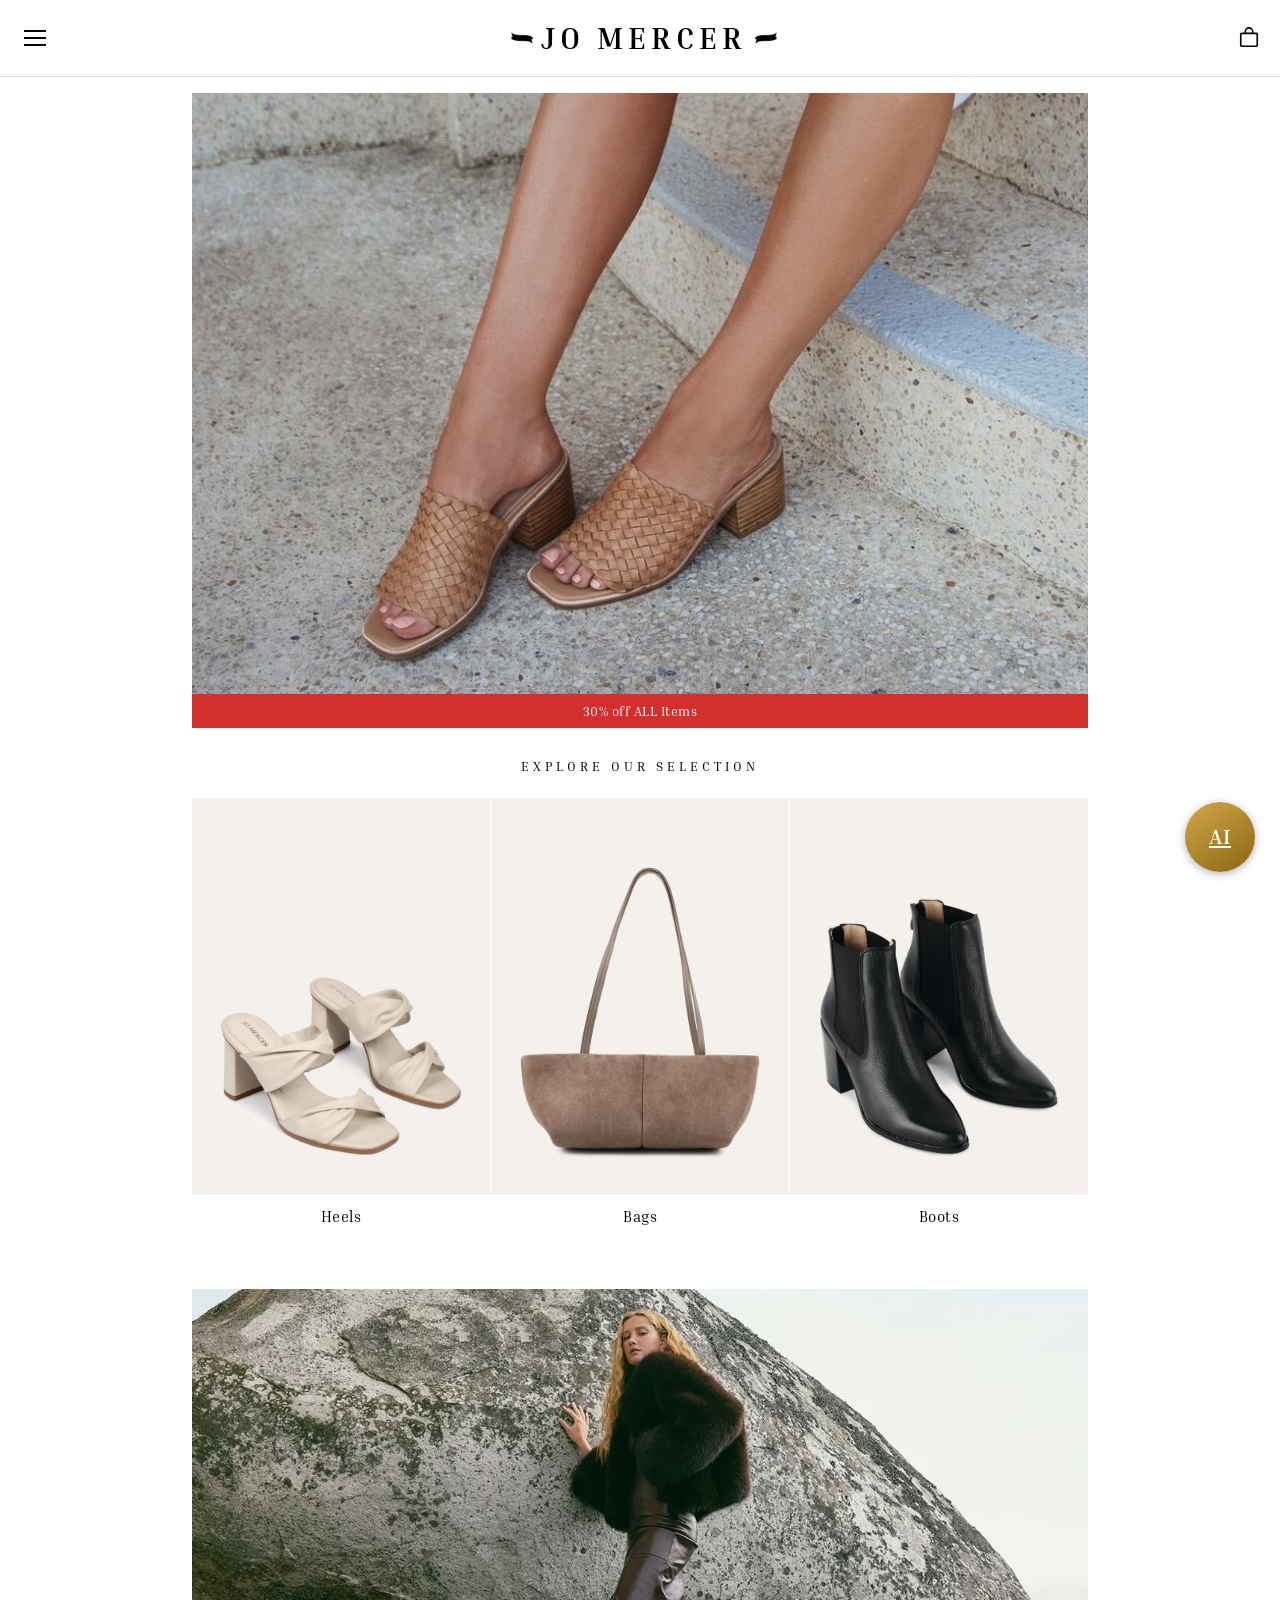
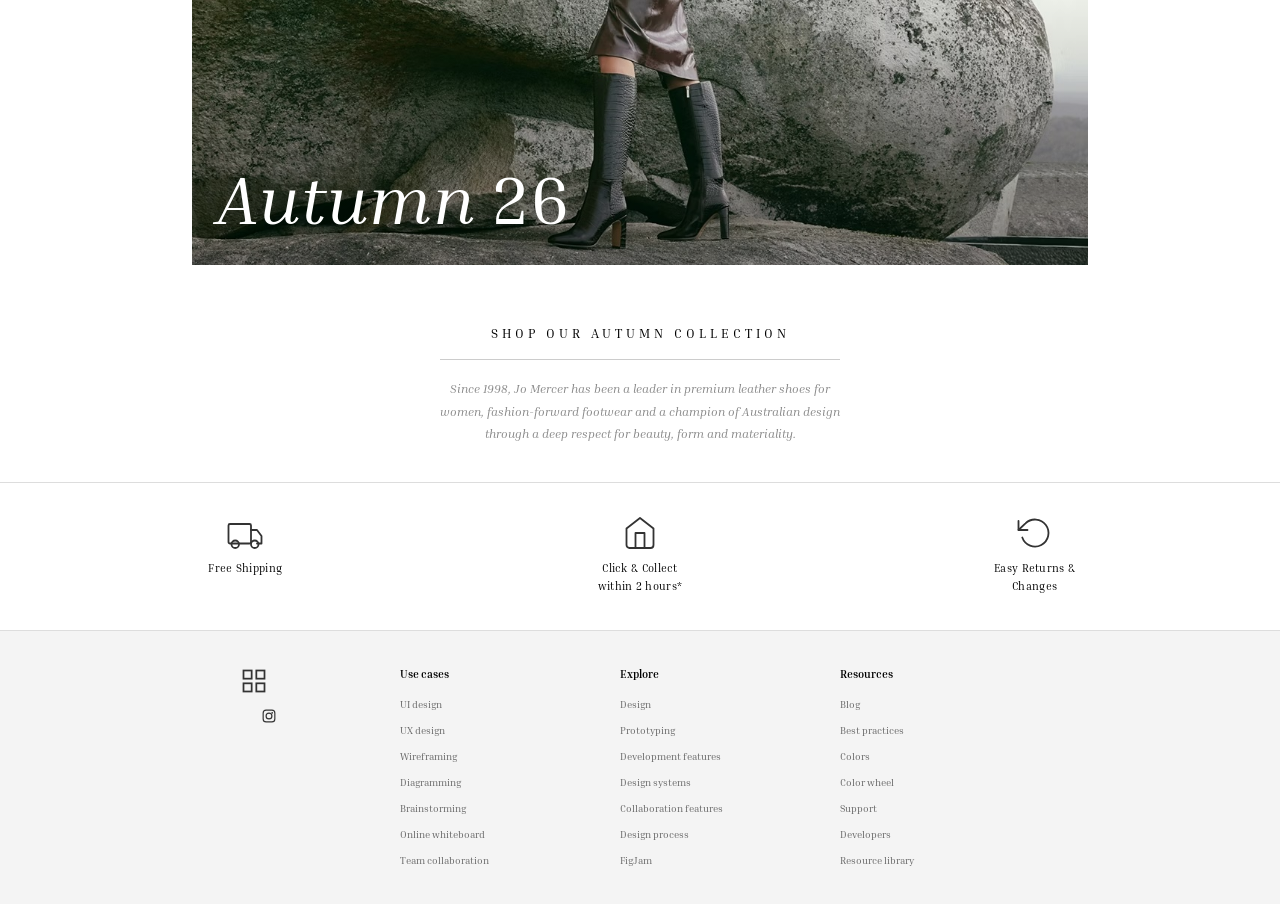
<file: index.html>
<!DOCTYPE html>
<html lang="en">
<head>
  <meta charset="UTF-8">
  <meta name="viewport" content="width=device-width, initial-scale=1.0">
  <title>Jo Mercer</title>
  <link href="https://fonts.googleapis.com/css2?family=Inria+Serif:ital,wght@0,400;0,700;1,400;1,700&display=swap" rel="stylesheet">
  <link rel="stylesheet" href="style.css">
</head>
<body>

<!-- header -->
  <header>
    <button id="menuBtn">
      <svg width="22" height="16" viewBox="0 0 22 16" fill="none">
        <line y1="1" x2="22" y2="1" stroke="black" stroke-width="2"/>
        <line y1="8" x2="22" y2="8" stroke="black" stroke-width="2"/>
        <line y1="15" x2="22" y2="15" stroke="black" stroke-width="2"/>
      </svg>
    </button>
    <h1>
          <img src="images/bow.png" alt="" class="bow-icon">
          JO MERCER
          <img src="images/bow.png" alt="" class="bow-icon flipped">
    </h1>
    <a href="cart.html" class="cart-link">
      <svg width="22" height="22" viewBox="0 0 24 24" fill="none" stroke="black" stroke-width="1.8" stroke-linecap="round" stroke-linejoin="round">
        <rect x="3" y="7" width="18" height="14" rx="1"/>
        <path d="M8 7V5a4 4 0 0 1 8 0v2"/>
      </svg>
    </a>
  </header>

  <!-- menu-->
  <nav id="fullMenu" class="full-menu">
    <div class="menu-inner">
      <div class="menu-search">
        <svg width="20" height="20" viewBox="0 0 24 24" fill="none" stroke="#999" stroke-width="2" stroke-linecap="round" stroke-linejoin="round">
          <circle cx="11" cy="11" r="8"/><line x1="21" y1="21" x2="16.65" y2="16.65"/>
        </svg>
        <input type="text" placeholder="" class="search-input">
      </div>
      <div class="menu-categories">
        <a href="boots.html" class="menu-cat-item">
          <div class="menu-cat-img"><img src="images/cat-boots.jpeg" alt="Boots"></div>
          <span class="menu-cat-label">BOOTS</span>
        </a>
        <a href="heels.html" class="menu-cat-item">
          <div class="menu-cat-img"><img src="images/cat-heels.jpeg" alt="Heels"></div>
          <span class="menu-cat-label">HEELS</span>
        </a>
        <a href="bags.html" class="menu-cat-item">
          <div class="menu-cat-img"><img src="images/cat-bags.jpeg" alt="Bags"></div>
          <span class="menu-cat-label">BAGS</span>
        </a>
      </div>
      <button id="closeBtn" class="menu-back">
        <svg width="20" height="20" viewBox="0 0 24 24" fill="none" stroke="#333" stroke-width="2" stroke-linecap="round" stroke-linejoin="round">
          <line x1="19" y1="12" x2="5" y2="12"/><polyline points="12 19 5 12 12 5"/>
        </svg>
      </button>
    </div>
  </nav>

  <section class="hero">
    <img src="images/hero.jpg" alt="Jo Mercer Collection">
  </section>

  <div class="sale-banner">
    <span>30% off ALL Items</span>
    <a href="aitool.html" class="ai-badge">AI</a>
  </div>

  <h2 class="section-heading">Explore Our Selection</h2>

  <div class="categories">
    <a href="heels.html" class="category-card">
      <div class="category-img-wrap">
        <img src="images/cat-heels.jpeg" alt="Heels">
      </div>
      <p class="category-label">Heels</p>
    </a>
    <a href="bags.html" class="category-card">
      <div class="category-img-wrap">
        <img src="images/cat-bags.jpeg" alt="Bags">
      </div>
      <p class="category-label">Bags</p>
    </a>
    <a href="boots.html" class="category-card">
      <div class="category-img-wrap">
        <img src="images/cat-boots.jpeg" alt="Boots">
      </div>
      <p class="category-label">Boots</p>
    </a>
  </div>

  <section class="autumn-feature">
    <img src="images/autumn.jpeg" alt="Autumn 26 Collection">
    <div class="autumn-overlay">
      <span class="autumn-text"><em>Autumn</em> 26</span>
    </div>
  </section>

  <section class="description">
    <h3 class="description-heading">Shop Our Autumn Collection</h3>
    <hr class="description-rule">
    <p class="description-text">
      Since 1998, Jo Mercer has been a leader in premium leather shoes
      for women, fashion-forward footwear and a champion of Australian
      design through a deep respect for beauty, form and materiality.
    </p>
  </section>

  <section class="services">
    <div class="service-item">
      <svg class="service-icon" width="36" height="36" viewBox="0 0 24 24" fill="none" stroke="currentColor" stroke-width="1.2" stroke-linecap="round" stroke-linejoin="round">
        <rect x="1" y="6" width="15" height="13" rx="1"/><path d="M16 10h4l3 4v5h-3"/>
        <circle cx="5.5" cy="19.5" r="2.5"/><circle cx="18.5" cy="19.5" r="2.5"/>
      </svg>
      <p class="service-label">Free Shipping</p>
    </div>
    <div class="service-item">
      <svg class="service-icon" width="36" height="36" viewBox="0 0 24 24" fill="none" stroke="currentColor" stroke-width="1.2" stroke-linecap="round" stroke-linejoin="round">
        <path d="M3 9l9-7 9 7v11a2 2 0 0 1-2 2H5a2 2 0 0 1-2-2z"/>
        <polyline points="9 22 9 12 15 12 15 22"/>
      </svg>
      <p class="service-label">Click &amp; Collect<br>within 2 hours*</p>
    </div>
    <div class="service-item">
      <svg class="service-icon" width="36" height="36" viewBox="0 0 24 24" fill="none" stroke="currentColor" stroke-width="1.2" stroke-linecap="round" stroke-linejoin="round">
        <polyline points="1 4 1 10 7 10"/>
        <path d="M3.51 15a9 9 0 1 0 2.13-9.36L1 10"/>
      </svg>
      <p class="service-label">Easy Returns &amp;<br>Changes</p>
    </div>
  </section>

  <!-- foorter content-->

  <footer>
    <div class="footer-content">
      <div class="footer-col footer-brand">
        <div class="footer-logo">
          <svg width="28" height="28" viewBox="0 0 24 24" fill="none" stroke="#333" stroke-width="1.5">
            <rect x="3" y="3" width="7" height="7"/><rect x="14" y="3" width="7" height="7"/>
            <rect x="3" y="14" width="7" height="7"/><rect x="14" y="14" width="7" height="7"/>
          </svg>
        </div>
        <div class="footer-socials">
          <a href="#"><svg width="14" height="14" viewBox="0 0 24 24" fill="#333"></svg></a>
          <a href="https://www.instagram.com/jomercershoes/" target="_blank"><svg width="14" height="14" viewBox="0 0 24 24" fill="none" stroke="#333" stroke-width="2"><rect x="2" y="2" width="20" height="20" rx="5"/><circle cx="12" cy="12" r="5"/><circle cx="17.5" cy="6.5" r="1.5" fill="#333" stroke="none"/></svg></a>
          <a href="#"><svg width="14" height="14" viewBox="0 0 24 24" fill="#333"></svg></a>
          <a href="#"><svg width="14" height="14" viewBox="0 0 24 24" fill="#333"></svg></a>
        </div>
      </div>
      <div class="footer-col">
        <h4>Use cases</h4>
        <ul>
          <li><a href="#">UI design</a></li>
          <li><a href="#">UX design</a></li>
          <li><a href="#">Wireframing</a></li>
          <li><a href="#">Diagramming</a></li>
          <li><a href="#">Brainstorming</a></li>
          <li><a href="#">Online whiteboard</a></li>
          <li><a href="#">Team collaboration</a></li>
        </ul>
      </div>
      <div class="footer-col">
        <h4>Explore</h4>
        <ul>
          <li><a href="#">Design</a></li>
          <li><a href="#">Prototyping</a></li>
          <li><a href="#">Development features</a></li>
          <li><a href="#">Design systems</a></li>
          <li><a href="#">Collaboration features</a></li>
          <li><a href="#">Design process</a></li>
          <li><a href="#">FigJam</a></li>
        </ul>
      </div>
      <div class="footer-col">
        <h4>Resources</h4>
        <ul>
          <li><a href="#">Blog</a></li>
          <li><a href="#">Best practices</a></li>
          <li><a href="#">Colors</a></li>
          <li><a href="#">Color wheel</a></li>
          <li><a href="#">Support</a></li>
          <li><a href="#">Developers</a></li>
          <li><a href="#">Resource library</a></li>
        </ul>
      </div>
    </div>
  </footer>

  <script src="script.js"></script>
</body>
</html>
</file>
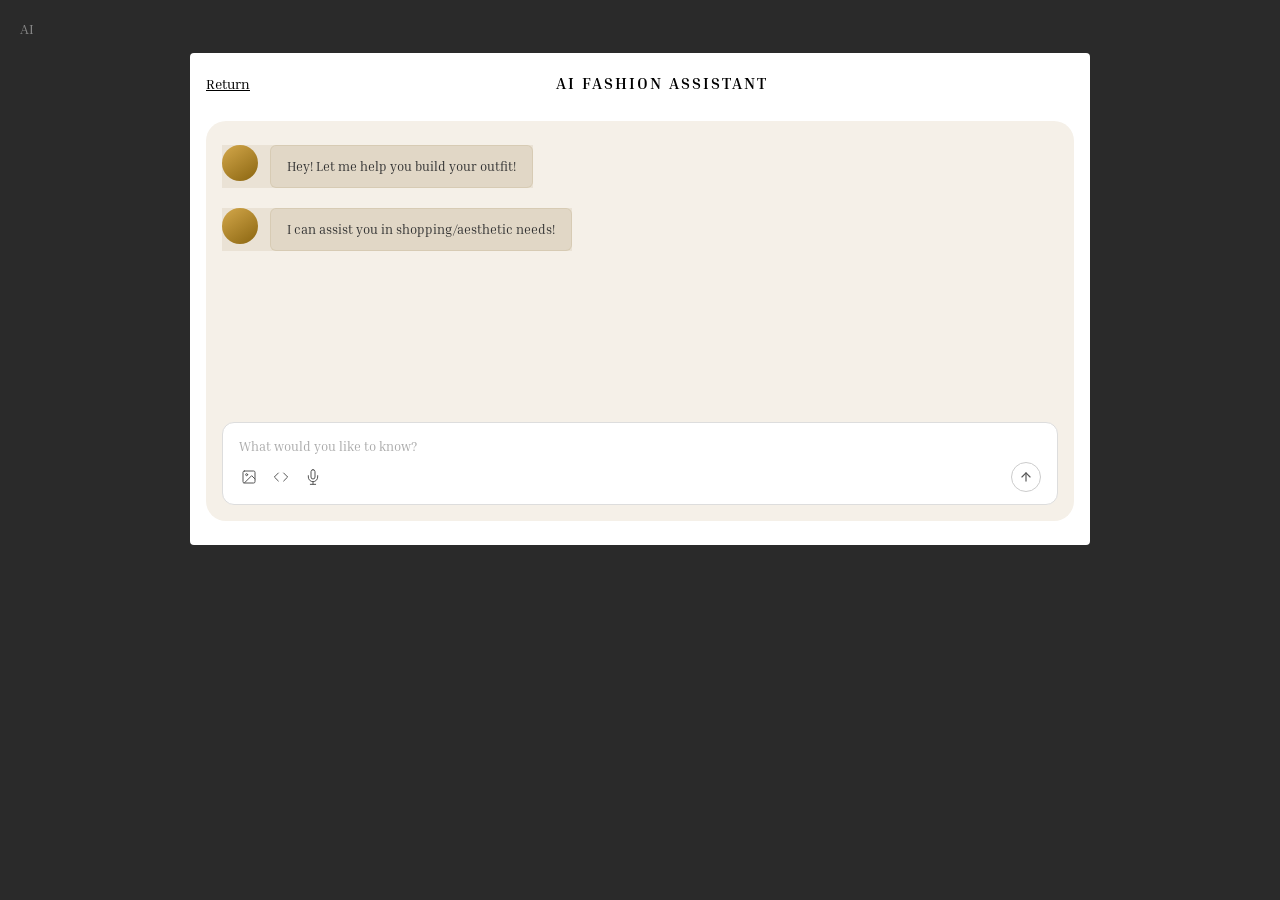
<file: aitool.html>
<!DOCTYPE html>
<html lang="en">
<head>
  <meta charset="UTF-8">
  <meta name="viewport" content="width=device-width, initial-scale=1.0">
  <title>Jo Mercer - AI Fashion Assistant</title>
  <link href="https://fonts.googleapis.com/css2?family=Inria+Serif:ital,wght@0,400;0,700;1,400;1,700&display=swap" rel="stylesheet">
  <link rel="stylesheet" href="style.css">
</head>
<body class="ai-page">
 
  <p class="ai-page-label">AI</p>
 
  <div class="ai-card">
    <div class="ai-card-header">
      <a href="index.html" class="ai-return">Return</a>
      <h2 class="ai-title">AI FASHION ASSISTANT</h2>
    </div>
 
    <div class="ai-chat-area">
      <div class="ai-messages" id="chatMessages">
        <div class="ai-msg bot">
          <div class="ai-avatar bot-avatar"></div>
          <div class="ai-msg-text">Hey! Let me help you build your outfit!</div>
        </div>
        <div class="ai-msg bot">
          <div class="ai-avatar bot-avatar"></div>
          <div class="ai-msg-text">I can assist you in shopping/aesthetic needs!</div>
        </div>
      </div>
 
      <div class="ai-input-area">
        <div class="ai-input-box">
          <input type="text" id="chatInput" placeholder="What would you like to know?">
          <div class="ai-input-bottom">
            <div class="ai-input-icons">
              <button class="ai-icon-btn">
                <svg width="16" height="16" viewBox="0 0 24 24" fill="none" stroke="#555" stroke-width="1.5" stroke-linecap="round" stroke-linejoin="round">
                  <rect x="3" y="3" width="18" height="18" rx="2"/><circle cx="8.5" cy="8.5" r="1.5"/><path d="M21 15l-5-5L5 21"/>
                </svg>
              </button>
              <button class="ai-icon-btn">
                <svg width="16" height="16" viewBox="0 0 24 24" fill="none" stroke="#555" stroke-width="1.5" stroke-linecap="round" stroke-linejoin="round">
                  <polyline points="16 18 22 12 16 6"/><polyline points="8 6 2 12 8 18"/>
                </svg>
              </button>
              <button class="ai-icon-btn">
                <svg width="16" height="16" viewBox="0 0 24 24" fill="none" stroke="#555" stroke-width="1.5" stroke-linecap="round" stroke-linejoin="round">
                  <path d="M12 1a3 3 0 0 0-3 3v8a3 3 0 0 0 6 0V4a3 3 0 0 0-3-3z"/><path d="M19 10v2a7 7 0 0 1-14 0v-2"/><line x1="12" y1="19" x2="12" y2="23"/><line x1="8" y1="23" x2="16" y2="23"/>
                </svg>
              </button>
            </div>
            <button id="chatSendBtn" class="ai-send-btn">
              <svg width="14" height="14" viewBox="0 0 24 24" fill="none" stroke="currentColor" stroke-width="2" stroke-linecap="round" stroke-linejoin="round">
                <line x1="12" y1="19" x2="12" y2="5"/><polyline points="5 12 12 5 19 12"/>
              </svg>
            </button>
          </div>
        </div>
      </div>
    </div>
  </div>
 
  <script src="script.js"></script>
</body>
</html>
</file>
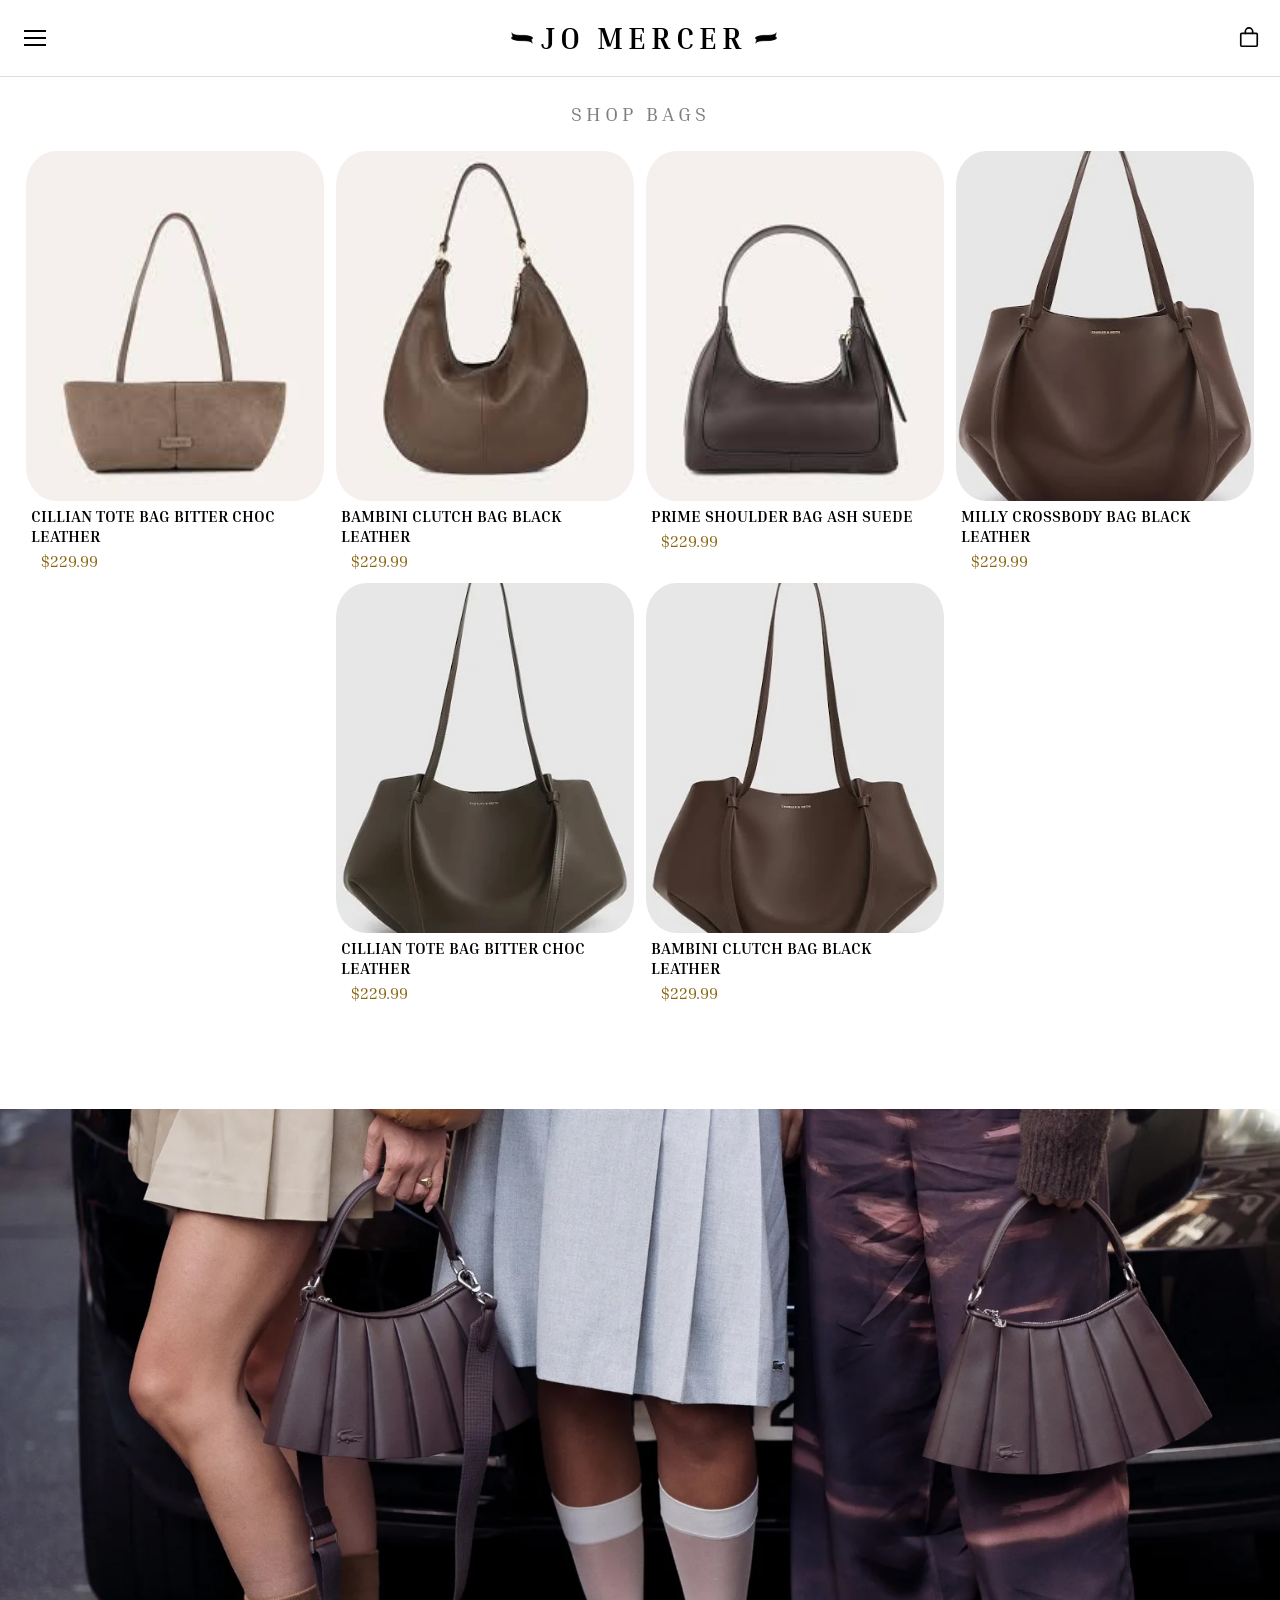
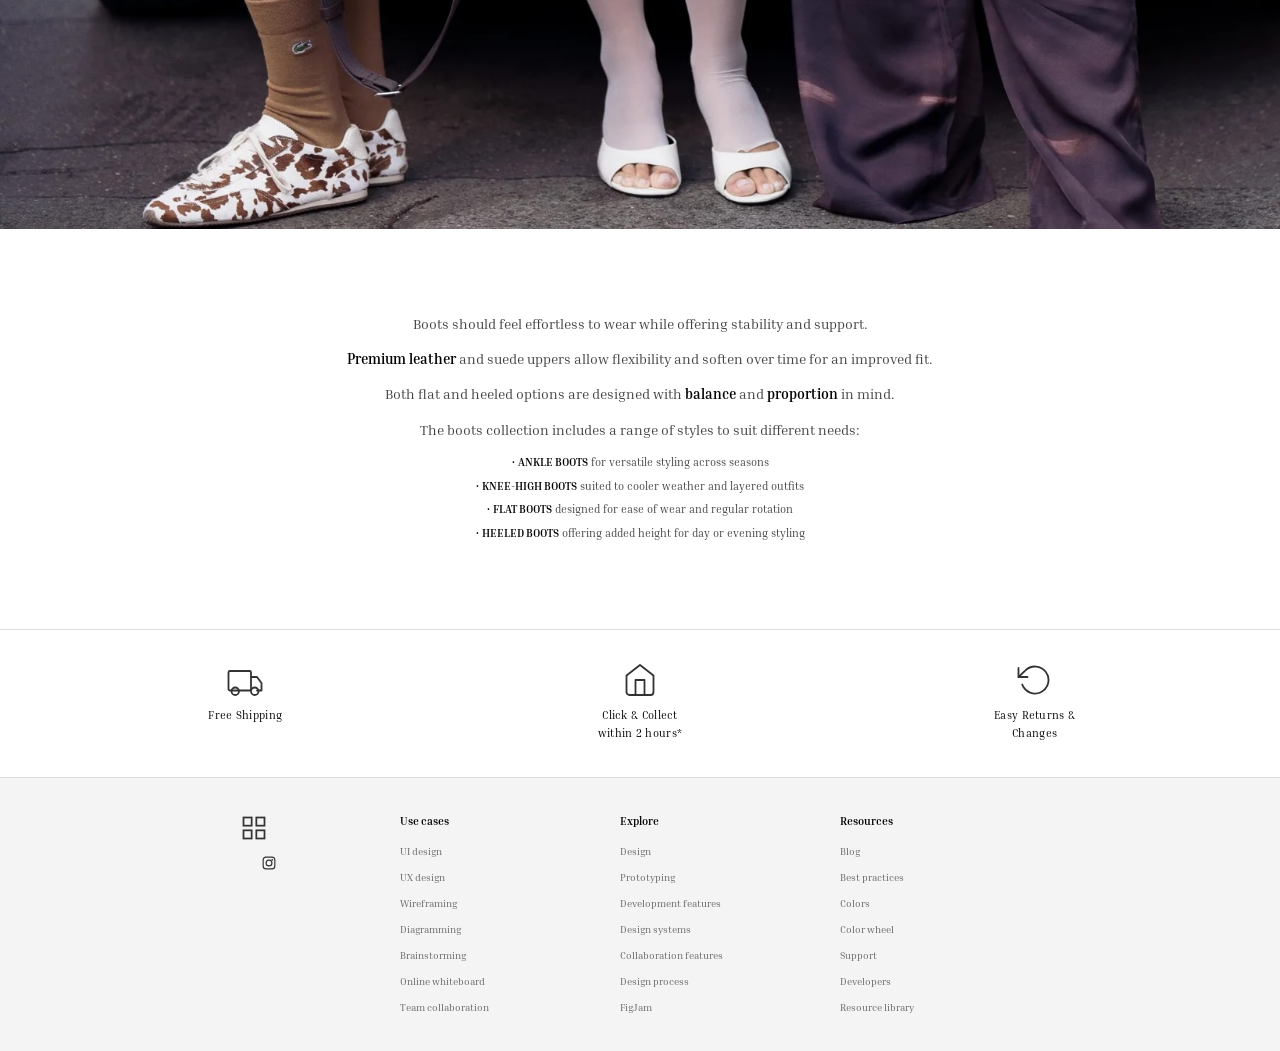
<file: bags.html>
<!DOCTYPE html>
<html lang="en">
<head>
  <meta charset="UTF-8">
  <meta name="viewport" content="width=device-width, initial-scale=1.0">
  <title>Jo Mercer</title>
  <link href="https://fonts.googleapis.com/css2?family=Inria+Serif:ital,wght@0,400;0,700;1,400;1,700&display=swap" rel="stylesheet">
  <link rel="stylesheet" href="style.css">
</head>
<body>

<!-- header -->
  <header>
    <button id="menuBtn">
      <svg width="22" height="16" viewBox="0 0 22 16" fill="none">
        <line y1="1" x2="22" y2="1" stroke="black" stroke-width="2"/>
        <line y1="8" x2="22" y2="8" stroke="black" stroke-width="2"/>
        <line y1="15" x2="22" y2="15" stroke="black" stroke-width="2"/>
      </svg>
    </button>
    <h1>
      <a href="index.html">
          <img src="images/bow.png" alt="" class="bow-icon">
          JO MERCER
          <img src="images/bow.png" alt="" class="bow-icon flipped">
      </a>
    </h1>
    <a href="cart.html" class="cart-link">
      <svg width="22" height="22" viewBox="0 0 24 24" fill="none" stroke="black" stroke-width="1.8" stroke-linecap="round" stroke-linejoin="round">
        <rect x="3" y="7" width="18" height="14" rx="1"/>
        <path d="M8 7V5a4 4 0 0 1 8 0v2"/>
      </svg>
    </a>
  </header>

    <!-- menu-->
    <nav id="fullMenu" class="full-menu">
        <div class="menu-inner">
          <div class="menu-search">
            <svg width="20" height="20" viewBox="0 0 24 24" fill="none" stroke="#999" stroke-width="2" stroke-linecap="round" stroke-linejoin="round">
              <circle cx="11" cy="11" r="8"/><line x1="21" y1="21" x2="16.65" y2="16.65"/>
            </svg>
            <input type="text" placeholder="" class="search-input">
          </div>
          <div class="menu-categories">
            <a href="boots.html" class="menu-cat-item">
              <div class="menu-cat-img"><img src="images/cat-boots.jpeg" alt="Boots"></div>
              <span class="menu-cat-label">BOOTS</span>
            </a>
            <a href="heels.html" class="menu-cat-item">
              <div class="menu-cat-img"><img src="images/cat-heels.jpeg" alt="Heels"></div>
              <span class="menu-cat-label">HEELS</span>
            </a>
            <a href="bags.html" class="menu-cat-item">
              <div class="menu-cat-img"><img src="images/cat-bags.jpeg" alt="Bags"></div>
              <span class="menu-cat-label">BAGS</span>
            </a>
          </div>
          <button id="closeBtn" class="menu-back">
            <svg width="20" height="20" viewBox="0 0 24 24" fill="none" stroke="#333" stroke-width="2" stroke-linecap="round" stroke-linejoin="round">
              <line x1="19" y1="12" x2="5" y2="12"/><polyline points="12 19 5 12 12 5"/>
            </svg>
          </button>
        </div>
      </nav>


      <h1 class = "page-title"> SHOP BAGS</h1>

      <div class="gallery">

        <a href="product.html?name=CILLIAN TOTE BAG BITTER CHOC LEATHER&price=$229.99&image=images/bag-1.jpg" class="gallery-item">
          <img src="images/bag-1.jpg" alt="Cillian Tote Bag Choc" width="600" height="400">
          <div class="desc">CILLIAN TOTE BAG BITTER CHOC LEATHER</div>
          <div class="price">$229.99</div>
        </a>
        
        <a href="product.html?name=BAMBINI CLUTCH BAG BLACK LEATHER&price=$229.99&image=images/bag-2.jpg" class="gallery-item">
          <img src="images/bag-2.jpg" alt="Bambini Clutch Bag Black" width="600" height="400">
          <div class="desc">BAMBINI CLUTCH BAG BLACK LEATHER</div>
          <div class="price">$229.99</div>
        </a>
        
        <a href="product.html?name=PRIME SHOULDER BAG ASH SUEDE&price=$229.99&image=images/bag-3.jpg" class="gallery-item">
          <img src="images/bag-3.jpg" alt="Prime Shoulder Bag Ash" width="600" height="400">
          <div class="desc">PRIME SHOULDER BAG ASH SUEDE</div>
          <div class="price">$229.99</div>
        </a>
        
        <a href="product.html?name=MILLY CROSSBODY BAG BLACK LEATHER&price=$229.99&image=images/bag-4.jpeg" class="gallery-item">
          <img src="images/bag-4.jpeg" alt="Milly Crossbody Bag Black" width="600" height="400">
          <div class="desc">MILLY CROSSBODY BAG BLACK LEATHER</div>
          <div class="price">$229.99</div>
        </a>
        
        <a href="product.html?name=CILLIAN TOTE BAG BITTER CHOC LEATHER&price=$229.99&image=images/bag-5.jpeg" class="gallery-item">
          <img src="images/bag-5.jpeg" alt="Cillian Tote Bag Choc" width="600" height="400">
          <div class="desc">CILLIAN TOTE BAG BITTER CHOC LEATHER</div>
          <div class="price">$229.99</div>
        </a>
        
        <a href="product.html?name=BAMBINI CLUTCH BAG BLACK LEATHER&price=$229.99&image=images/bag-6.jpeg" class="gallery-item">
          <img src="images/bag-6.jpeg" alt="Bambini Clutch Bag Black" width="600" height="400">
          <div class="desc">BAMBINI CLUTCH BAG BLACK LEATHER</div>
          <div class="price">$229.99</div>
        </a>
        
        </div>

        <section class="feature-image">
          <img src="images/bagshero.jpeg" alt="Boots Collection Feature">
        </section>
       
       
      <section class="product-description">
      <p>Boots should feel effortless to wear while offering stability and support.</p>
      <p><strong>Premium leather</strong> and suede uppers allow flexibility and soften over time for an improved fit.</p>
      <p>Both flat and heeled options are designed with <strong>balance</strong> and <strong>proportion</strong> in mind.</p>
      <p>The boots collection includes a range of styles to suit different needs:</p>
      <ul>
          <li><strong>ANKLE BOOTS</strong> for versatile styling across seasons</li>
          <li><strong>KNEE-HIGH BOOTS</strong> suited to cooler weather and layered outfits</li>
          <li><strong>FLAT BOOTS</strong> designed for ease of wear and regular rotation</li>
          <li><strong>HEELED BOOTS</strong> offering added height for day or evening styling</li>
      </ul>
      </section>

        <section class="services">
          <div class="service-item">
            <svg class="service-icon" width="36" height="36" viewBox="0 0 24 24" fill="none" stroke="currentColor" stroke-width="1.2" stroke-linecap="round" stroke-linejoin="round">
              <rect x="1" y="6" width="15" height="13" rx="1"/><path d="M16 10h4l3 4v5h-3"/>
              <circle cx="5.5" cy="19.5" r="2.5"/><circle cx="18.5" cy="19.5" r="2.5"/>
            </svg>
            <p class="service-label">Free Shipping</p>
          </div>
          <div class="service-item">
            <svg class="service-icon" width="36" height="36" viewBox="0 0 24 24" fill="none" stroke="currentColor" stroke-width="1.2" stroke-linecap="round" stroke-linejoin="round">
              <path d="M3 9l9-7 9 7v11a2 2 0 0 1-2 2H5a2 2 0 0 1-2-2z"/>
              <polyline points="9 22 9 12 15 12 15 22"/>
            </svg>
            <p class="service-label">Click &amp; Collect<br>within 2 hours*</p>
          </div>
          <div class="service-item">
            <svg class="service-icon" width="36" height="36" viewBox="0 0 24 24" fill="none" stroke="currentColor" stroke-width="1.2" stroke-linecap="round" stroke-linejoin="round">
              <polyline points="1 4 1 10 7 10"/>
              <path d="M3.51 15a9 9 0 1 0 2.13-9.36L1 10"/>
            </svg>
            <p class="service-label">Easy Returns &amp;<br>Changes</p>
          </div>
        </section>

        <footer>
          <div class="footer-content">
            <div class="footer-col footer-brand">
              <div class="footer-logo">
                <svg width="28" height="28" viewBox="0 0 24 24" fill="none" stroke="#333" stroke-width="1.5">
                  <rect x="3" y="3" width="7" height="7"/><rect x="14" y="3" width="7" height="7"/>
                  <rect x="3" y="14" width="7" height="7"/><rect x="14" y="14" width="7" height="7"/>
                </svg>
              </div>
              <div class="footer-socials">
                <a href="#"><svg width="14" height="14" viewBox="0 0 24 24" fill="#333"></svg></a>
                <a href="https://www.instagram.com/jomercershoes/" target="_blank"><svg width="14" height="14" viewBox="0 0 24 24" fill="none" stroke="#333" stroke-width="2"><rect x="2" y="2" width="20" height="20" rx="5"/><circle cx="12" cy="12" r="5"/><circle cx="17.5" cy="6.5" r="1.5" fill="#333" stroke="none"/></svg></a>
                <a href="#"><svg width="14" height="14" viewBox="0 0 24 24" fill="#333"></svg></a>
                <a href="#"><svg width="14" height="14" viewBox="0 0 24 24" fill="#333"></svg></a>
              </div>
            </div>
            <div class="footer-col">
              <h4>Use cases</h4>
              <ul>
                <li><a href="#">UI design</a></li>
                <li><a href="#">UX design</a></li>
                <li><a href="#">Wireframing</a></li>
                <li><a href="#">Diagramming</a></li>
                <li><a href="#">Brainstorming</a></li>
                <li><a href="#">Online whiteboard</a></li>
                <li><a href="#">Team collaboration</a></li>
              </ul>
            </div>
            <div class="footer-col">
              <h4>Explore</h4>
              <ul>
                <li><a href="#">Design</a></li>
                <li><a href="#">Prototyping</a></li>
                <li><a href="#">Development features</a></li>
                <li><a href="#">Design systems</a></li>
                <li><a href="#">Collaboration features</a></li>
                <li><a href="#">Design process</a></li>
                <li><a href="#">FigJam</a></li>
              </ul>
            </div>
            <div class="footer-col">
              <h4>Resources</h4>
              <ul>
                <li><a href="#">Blog</a></li>
                <li><a href="#">Best practices</a></li>
                <li><a href="#">Colors</a></li>
                <li><a href="#">Color wheel</a></li>
                <li><a href="#">Support</a></li>
                <li><a href="#">Developers</a></li>
                <li><a href="#">Resource library</a></li>
              </ul>
            </div>
          </div>
        </footer>


      <script src="script.js"></script>
    </body>
    </html>
</file>
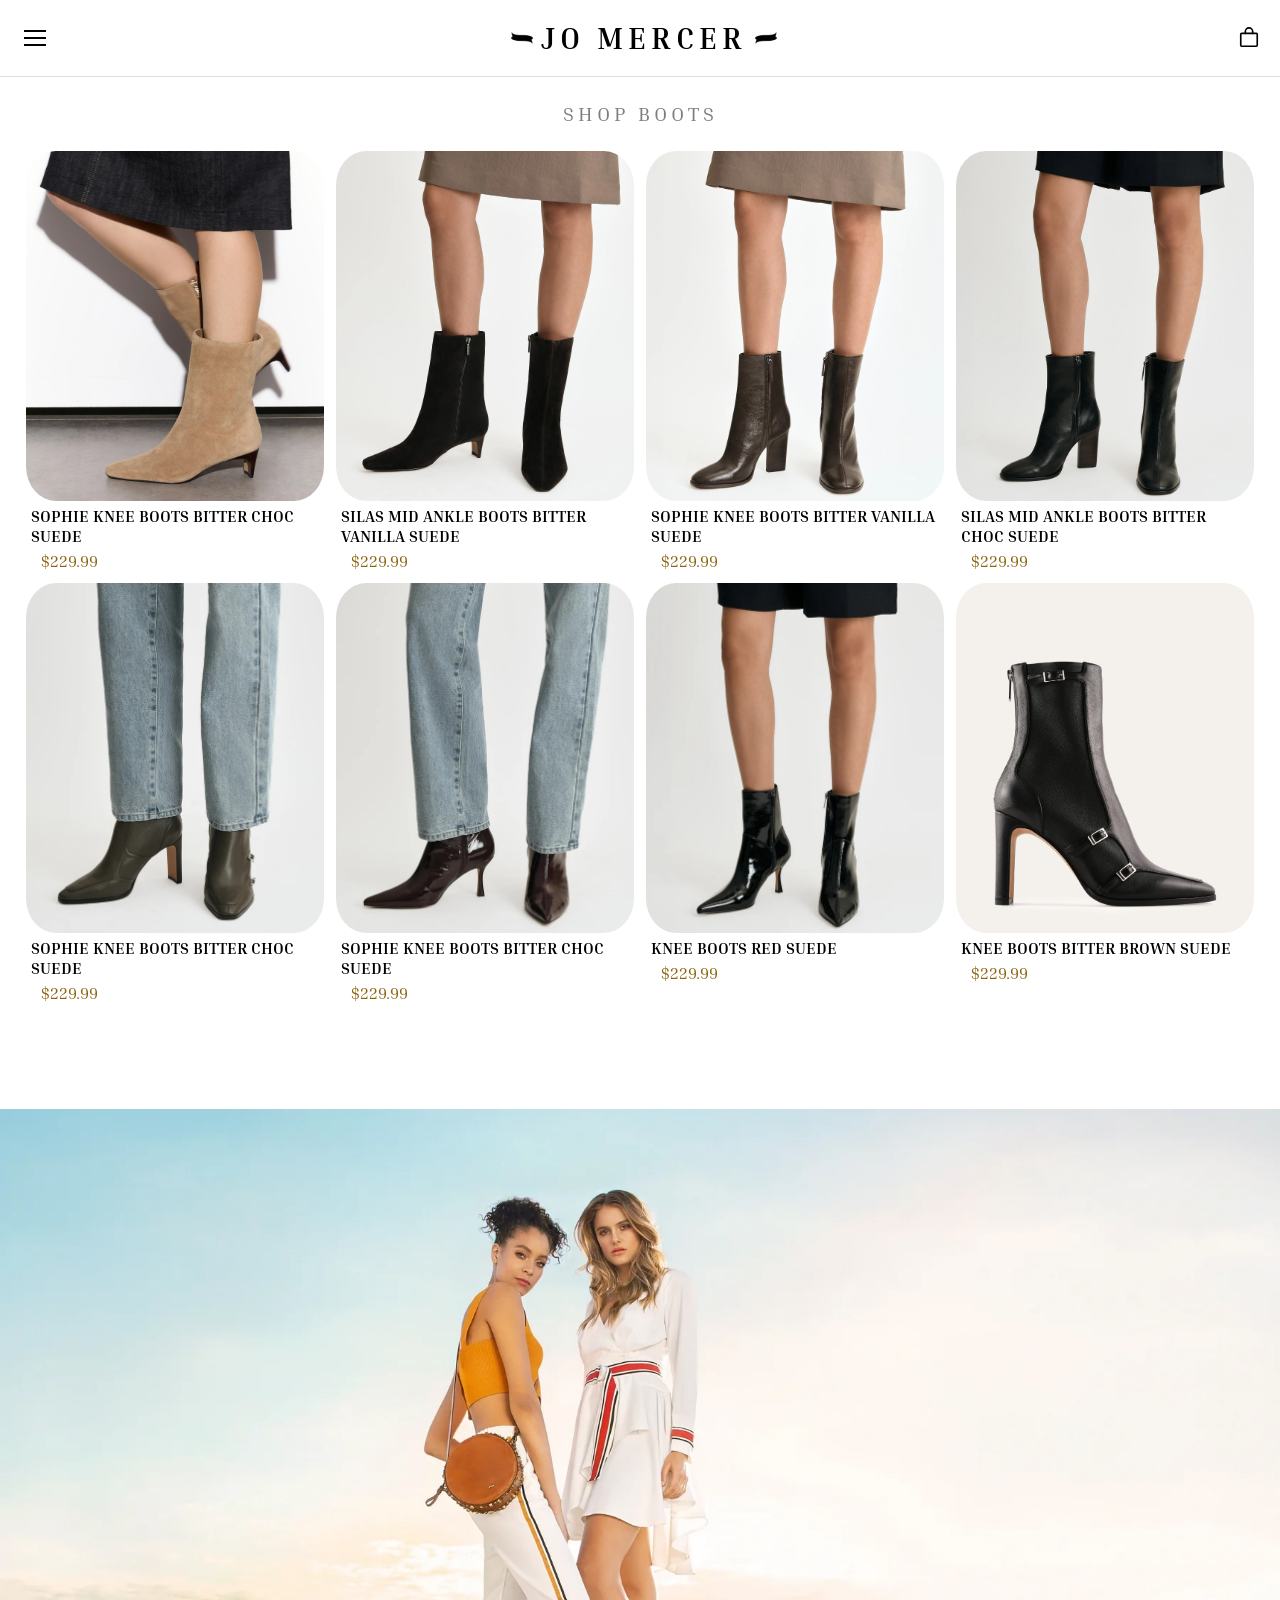
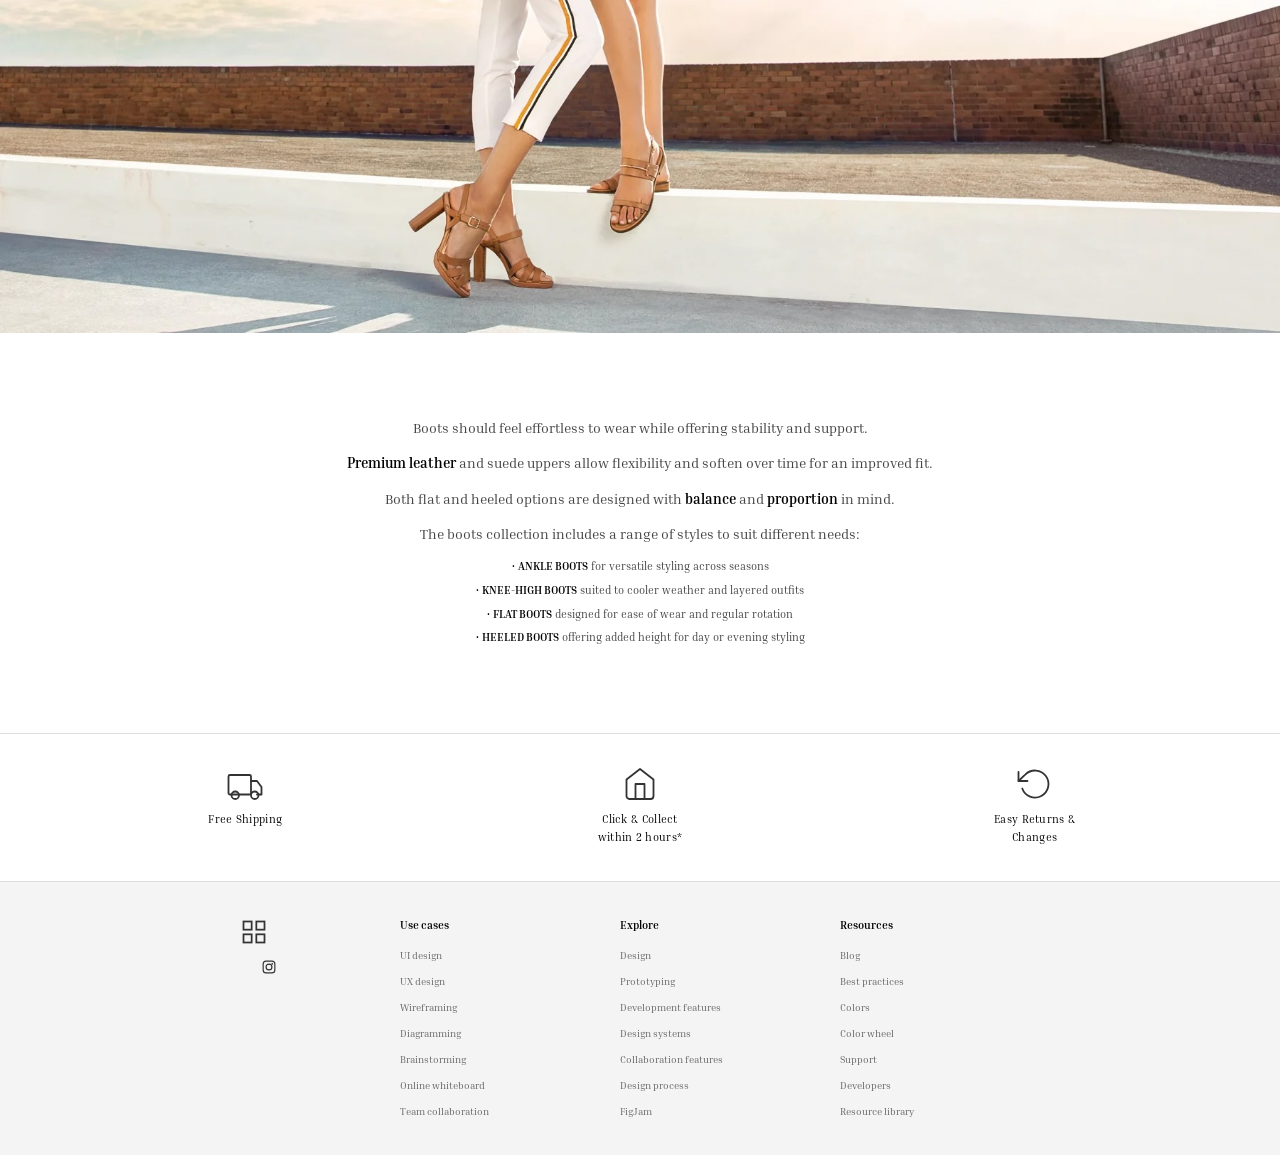
<file: boots.html>
<!DOCTYPE html>
<html lang="en">
<head>
  <meta charset="UTF-8">
  <meta name="viewport" content="width=device-width, initial-scale=1.0">
  <title>Jo Mercer</title>
  <link href="https://fonts.googleapis.com/css2?family=Inria+Serif:ital,wght@0,400;0,700;1,400;1,700&display=swap" rel="stylesheet">
  <link rel="stylesheet" href="style.css">
</head>
<body>

<!-- header -->
  <header>
    <button id="menuBtn">
      <svg width="22" height="16" viewBox="0 0 22 16" fill="none">
        <line y1="1" x2="22" y2="1" stroke="black" stroke-width="2"/>
        <line y1="8" x2="22" y2="8" stroke="black" stroke-width="2"/>
        <line y1="15" x2="22" y2="15" stroke="black" stroke-width="2"/>
      </svg>
    </button>
    <h1>
        <a href="index.html">
            <img src="images/bow.png" alt="" class="bow-icon">
            JO MERCER
            <img src="images/bow.png" alt="" class="bow-icon flipped">
        </a>
      </h1>
    <a href="cart.html" class="cart-link">
      <svg width="22" height="22" viewBox="0 0 24 24" fill="none" stroke="black" stroke-width="1.8" stroke-linecap="round" stroke-linejoin="round">
        <rect x="3" y="7" width="18" height="14" rx="1"/>
        <path d="M8 7V5a4 4 0 0 1 8 0v2"/>
      </svg>
    </a>
  </header>

    <!-- menu-->
    <nav id="fullMenu" class="full-menu">
        <div class="menu-inner">
          <div class="menu-search">
            <svg width="20" height="20" viewBox="0 0 24 24" fill="none" stroke="#999" stroke-width="2" stroke-linecap="round" stroke-linejoin="round">
              <circle cx="11" cy="11" r="8"/><line x1="21" y1="21" x2="16.65" y2="16.65"/>
            </svg>
            <input type="text" placeholder="" class="search-input">
          </div>
          <div class="menu-categories">
            <a href="boots.html" class="menu-cat-item">
              <div class="menu-cat-img"><img src="images/cat-boots.jpeg" alt="Boots"></div>
              <span class="menu-cat-label">BOOTS</span>
            </a>
            <a href="heels.html" class="menu-cat-item">
              <div class="menu-cat-img"><img src="images/cat-heels.jpeg" alt="Heels"></div>
              <span class="menu-cat-label">HEELS</span>
            </a>
            <a href="bags.html" class="menu-cat-item">
              <div class="menu-cat-img"><img src="images/cat-bags.jpeg" alt="Bags"></div>
              <span class="menu-cat-label">BAGS</span>
            </a>
          </div>
          <button id="closeBtn" class="menu-back">
            <svg width="20" height="20" viewBox="0 0 24 24" fill="none" stroke="#333" stroke-width="2" stroke-linecap="round" stroke-linejoin="round">
              <line x1="19" y1="12" x2="5" y2="12"/><polyline points="12 19 5 12 12 5"/>
            </svg>
          </button>
        </div>
      </nav>


      <h1 class = "page-title"> SHOP BOOTS</h1>

      <div class="gallery">

        <a href="product.html?name=SOPHIE KNEE BOOTS BITTER CHOC SUEDE&price=$229.99&image=images/boot1.jpeg" class="gallery-item">
            <img src="images/boot1.jpeg" alt="Sophie Knee Boots Bitter Choc" width="600" height="400">
            <div class="desc">SOPHIE KNEE BOOTS BITTER CHOC SUEDE</div>
            <div class="price">$229.99</div>
        </a>
        
        <a href="product.html?name=SILAS MID ANKLE BOOTS BITTER VANILLA SUEDE&price=$229.99&image=images/boot2.jpeg" class="gallery-item">
            <img src="images/boot2.jpeg" alt="Silas Mid Ankle Boots Vanilla" width="600" height="400">
            <div class="desc">SILAS MID ANKLE BOOTS BITTER VANILLA SUEDE</div>
            <div class="price">$229.99</div>
        </a>
        
        <a href="product.html?name=SOPHIE KNEE BOOTS BITTER VANILLA SUEDE&price=$229.99&image=images/boot3.jpeg" class="gallery-item">
            <img src="images/boot3.jpeg" alt="Sophie Knee Boots Vanilla" width="600" height="400">
            <div class="desc">SOPHIE KNEE BOOTS BITTER VANILLA SUEDE</div>
            <div class="price">$229.99</div>
        </a>
        
        <a href="product.html?name=SILAS MID ANKLE BOOTS BITTER CHOC SUEDE&price=$229.99&image=images/boot4.jpeg" class="gallery-item">
            <img src="images/boot4.jpeg" alt="Silas Mid Ankle Boots Choc" width="600" height="400">
            <div class="desc">SILAS MID ANKLE BOOTS BITTER CHOC SUEDE</div>
            <div class="price">$229.99</div>
        </a>
        
        <a href="product.html?name=SOPHIE KNEE BOOTS BITTER CHOC SUEDE&price=$229.99&image=images/boot5.jpeg" class="gallery-item">
            <img src="images/boot5.jpeg" alt="Sophie Knee Boots Choc" width="600" height="400">
            <div class="desc">SOPHIE KNEE BOOTS BITTER CHOC SUEDE</div>
            <div class="price">$229.99</div>
        </a>
        
        <a href="product.html?name=SOPHIE KNEE BOOTS BITTER CHOC SUEDE&price=$229.99&image=images/boot6.jpeg" class="gallery-item">
            <img src="images/boot6.jpeg" alt="Sophie Knee Boots Choc" width="600" height="400">
            <div class="desc">SOPHIE KNEE BOOTS BITTER CHOC SUEDE</div>
            <div class="price">$229.99</div>
        </a>
        
        <a href="product.html?name=KNEE BOOTS RED SUEDE&price=$229.99&image=images/boot7.jpeg" class="gallery-item">
            <img src="images/boot7.jpeg" alt="Knee Boots Red" width="600" height="400">
            <div class="desc">KNEE BOOTS RED SUEDE</div>
            <div class="price">$229.99</div>
        </a>
        
        <a href="product.html?name=KNEE BOOTS BITTER BROWN SUEDE&price=$229.99&image=images/boot8.jpeg" class="gallery-item">
            <img src="images/boot8.jpeg" alt="Knee Boots Brown" width="600" height="400">
            <div class="desc">KNEE BOOTS BITTER BROWN SUEDE</div>
            <div class="price">$229.99</div>
        </a>

        </div>

        <section class="feature-image">
            <img src="images/bootshero.jpeg" alt="Boots Collection Feature">
          </section>
         
         
        <section class="product-description">
        <p>Boots should feel effortless to wear while offering stability and support.</p>
        <p><strong>Premium leather</strong> and suede uppers allow flexibility and soften over time for an improved fit.</p>
        <p>Both flat and heeled options are designed with <strong>balance</strong> and <strong>proportion</strong> in mind.</p>
        <p>The boots collection includes a range of styles to suit different needs:</p>
        <ul>
            <li><strong>ANKLE BOOTS</strong> for versatile styling across seasons</li>
            <li><strong>KNEE-HIGH BOOTS</strong> suited to cooler weather and layered outfits</li>
            <li><strong>FLAT BOOTS</strong> designed for ease of wear and regular rotation</li>
            <li><strong>HEELED BOOTS</strong> offering added height for day or evening styling</li>
        </ul>
        </section>

        <section class="services">
            <div class="service-item">
              <svg class="service-icon" width="36" height="36" viewBox="0 0 24 24" fill="none" stroke="currentColor" stroke-width="1.2" stroke-linecap="round" stroke-linejoin="round">
                <rect x="1" y="6" width="15" height="13" rx="1"/><path d="M16 10h4l3 4v5h-3"/>
                <circle cx="5.5" cy="19.5" r="2.5"/><circle cx="18.5" cy="19.5" r="2.5"/>
              </svg>
              <p class="service-label">Free Shipping</p>
            </div>
            <div class="service-item">
              <svg class="service-icon" width="36" height="36" viewBox="0 0 24 24" fill="none" stroke="currentColor" stroke-width="1.2" stroke-linecap="round" stroke-linejoin="round">
                <path d="M3 9l9-7 9 7v11a2 2 0 0 1-2 2H5a2 2 0 0 1-2-2z"/>
                <polyline points="9 22 9 12 15 12 15 22"/>
              </svg>
              <p class="service-label">Click &amp; Collect<br>within 2 hours*</p>
            </div>
            <div class="service-item">
              <svg class="service-icon" width="36" height="36" viewBox="0 0 24 24" fill="none" stroke="currentColor" stroke-width="1.2" stroke-linecap="round" stroke-linejoin="round">
                <polyline points="1 4 1 10 7 10"/>
                <path d="M3.51 15a9 9 0 1 0 2.13-9.36L1 10"/>
              </svg>
              <p class="service-label">Easy Returns &amp;<br>Changes</p>
            </div>
          </section>

        <footer>
            <div class="footer-content">
              <div class="footer-col footer-brand">
                <div class="footer-logo">
                  <svg width="28" height="28" viewBox="0 0 24 24" fill="none" stroke="#333" stroke-width="1.5">
                    <rect x="3" y="3" width="7" height="7"/><rect x="14" y="3" width="7" height="7"/>
                    <rect x="3" y="14" width="7" height="7"/><rect x="14" y="14" width="7" height="7"/>
                  </svg>
                </div>
                <div class="footer-socials">
                  <a href="#"><svg width="14" height="14" viewBox="0 0 24 24" fill="#333"></svg></a>
                  <a href="https://www.instagram.com/jomercershoes/" target="_blank"><svg width="14" height="14" viewBox="0 0 24 24" fill="none" stroke="#333" stroke-width="2"><rect x="2" y="2" width="20" height="20" rx="5"/><circle cx="12" cy="12" r="5"/><circle cx="17.5" cy="6.5" r="1.5" fill="#333" stroke="none"/></svg></a>
                  <a href="#"><svg width="14" height="14" viewBox="0 0 24 24" fill="#333"></svg></a>
                  <a href="#"><svg width="14" height="14" viewBox="0 0 24 24" fill="#333"></svg></a>
                </div>
              </div>
              <div class="footer-col">
                <h4>Use cases</h4>
                <ul>
                  <li><a href="#">UI design</a></li>
                  <li><a href="#">UX design</a></li>
                  <li><a href="#">Wireframing</a></li>
                  <li><a href="#">Diagramming</a></li>
                  <li><a href="#">Brainstorming</a></li>
                  <li><a href="#">Online whiteboard</a></li>
                  <li><a href="#">Team collaboration</a></li>
                </ul>
              </div>
              <div class="footer-col">
                <h4>Explore</h4>
                <ul>
                  <li><a href="#">Design</a></li>
                  <li><a href="#">Prototyping</a></li>
                  <li><a href="#">Development features</a></li>
                  <li><a href="#">Design systems</a></li>
                  <li><a href="#">Collaboration features</a></li>
                  <li><a href="#">Design process</a></li>
                  <li><a href="#">FigJam</a></li>
                </ul>
              </div>
              <div class="footer-col">
                <h4>Resources</h4>
                <ul>
                  <li><a href="#">Blog</a></li>
                  <li><a href="#">Best practices</a></li>
                  <li><a href="#">Colors</a></li>
                  <li><a href="#">Color wheel</a></li>
                  <li><a href="#">Support</a></li>
                  <li><a href="#">Developers</a></li>
                  <li><a href="#">Resource library</a></li>
                </ul>
              </div>
            </div>
          </footer>



      <script src="script.js"></script>
    </body>
    </html>
</file>
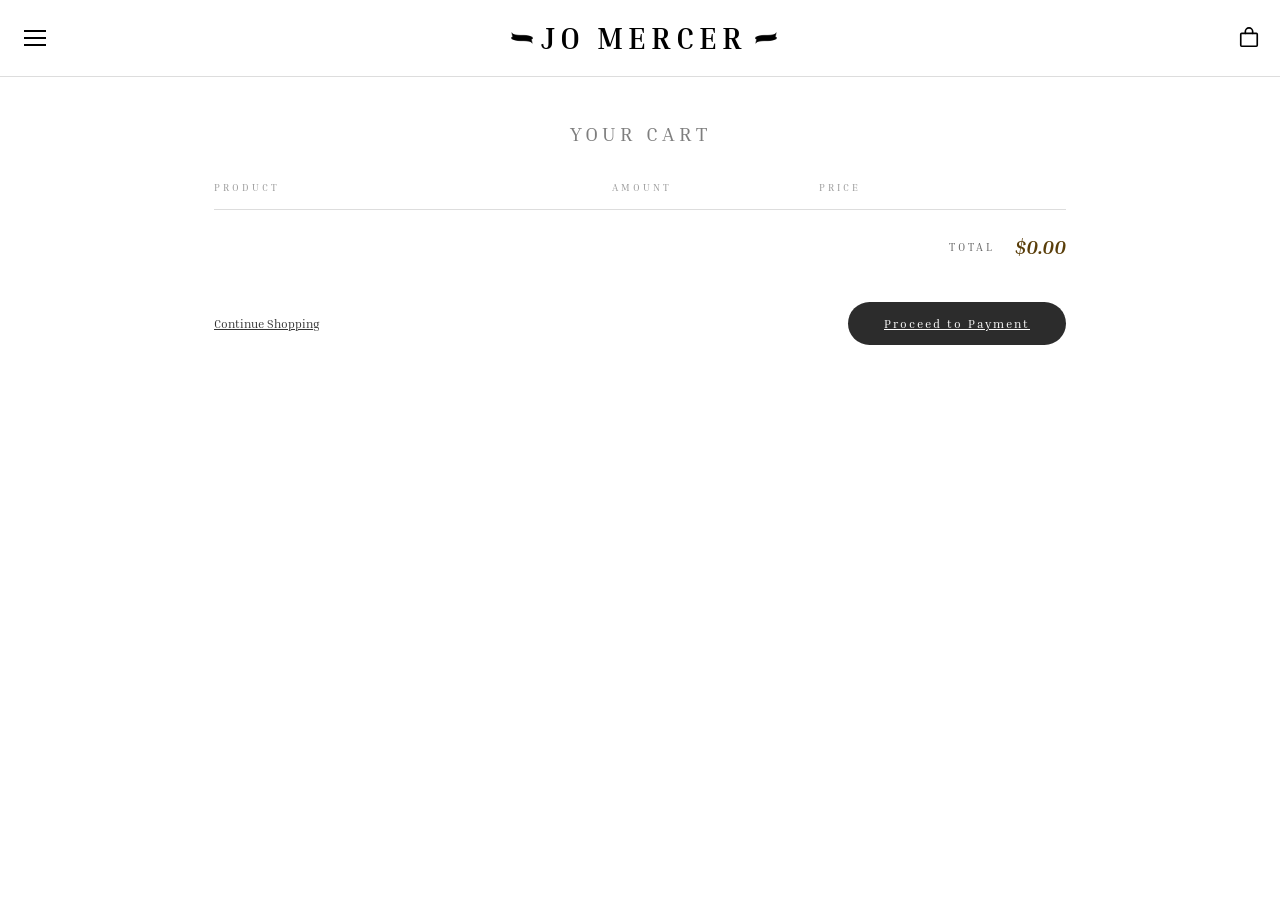
<file: cart.html>
<!DOCTYPE html>
<html lang="en">
<head>
  <meta charset="UTF-8">
  <meta name="viewport" content="width=device-width, initial-scale=1.0">
  <title>Jo Mercer</title>
  <link href="https://fonts.googleapis.com/css2?family=Inria+Serif:ital,wght@0,400;0,700;1,400;1,700&display=swap" rel="stylesheet">
  <link rel="stylesheet" href="style.css">
</head>
<body>

  <header>
    <button id="menuBtn">
      <svg width="22" height="16" viewBox="0 0 22 16" fill="none">
        <line y1="1" x2="22" y2="1" stroke="black" stroke-width="2"/>
        <line y1="8" x2="22" y2="8" stroke="black" stroke-width="2"/>
        <line y1="15" x2="22" y2="15" stroke="black" stroke-width="2"/>
      </svg>
    </button>
    <h1>
        <a href="index.html">
            <img src="images/bow.png" alt="" class="bow-icon">
            JO MERCER
            <img src="images/bow.png" alt="" class="bow-icon flipped">
        </a>
      </h1>
    <a href="cart.html" class="cart-link">
      <svg width="22" height="22" viewBox="0 0 24 24" fill="none" stroke="black" stroke-width="1.8" stroke-linecap="round" stroke-linejoin="round">
        <rect x="3" y="7" width="18" height="14" rx="1"/>
        <path d="M8 7V5a4 4 0 0 1 8 0v2"/>
      </svg>
    </a>
  </header>

  <nav id="fullMenu" class="full-menu">
    <div class="menu-inner">
      <div class="menu-search">
        <svg width="20" height="20" viewBox="0 0 24 24" fill="none" stroke="#999" stroke-width="2" stroke-linecap="round" stroke-linejoin="round">
          <circle cx="11" cy="11" r="8"/><line x1="21" y1="21" x2="16.65" y2="16.65"/>
        </svg>
        <input type="text" placeholder="" class="search-input">
      </div>
      <div class="menu-categories">
        <a href="boots.html" class="menu-cat-item">
          <div class="menu-cat-img"><img src="images/cat-boots.jpeg" alt="Boots"></div>
          <span class="menu-cat-label">BOOTS</span>
        </a>
        <a href="heels.html" class="menu-cat-item">
          <div class="menu-cat-img"><img src="images/cat-heels.jpeg" alt="Heels"></div>
          <span class="menu-cat-label">HEELS</span>
        </a>
        <a href="bags.html" class="menu-cat-item">
          <div class="menu-cat-img"><img src="images/cat-bags.jpeg" alt="Bags"></div>
          <span class="menu-cat-label">BAGS</span>
        </a>
      </div>
      <button id="closeBtn" class="menu-back">
        <svg width="20" height="20" viewBox="0 0 24 24" fill="none" stroke="#333" stroke-width="2" stroke-linecap="round" stroke-linejoin="round">
          <line x1="19" y1="12" x2="5" y2="12"/><polyline points="12 19 5 12 12 5"/>
        </svg>
      </button>
    </div>
  </nav>

  <section class="cart-page">
    <h1 class="page-title">YOUR CART</h1>

    <div class="cart-header-row">
      <span class="cart-col-label">PRODUCT</span>
      <span class="cart-col-label">AMOUNT</span>
      <span class="cart-col-label">PRICE</span>
      <span class="cart-col-label"></span>
    </div>

    <div id="cartItems"></div>

    <div class="cart-total-row">
      <span class="cart-total-label">TOTAL</span>
      <span class="cart-total-price" id="cartTotal">$0</span>
    </div>

    <div class="cart-actions">
      <a href="index.html" class="cart-continue">Continue Shopping</a>
      <a href="payment.html" class="cart-checkout">Proceed to Payment</a>
    </div>
  </section>

  <script src="script.js"></script>
</body>
</html>
</file>
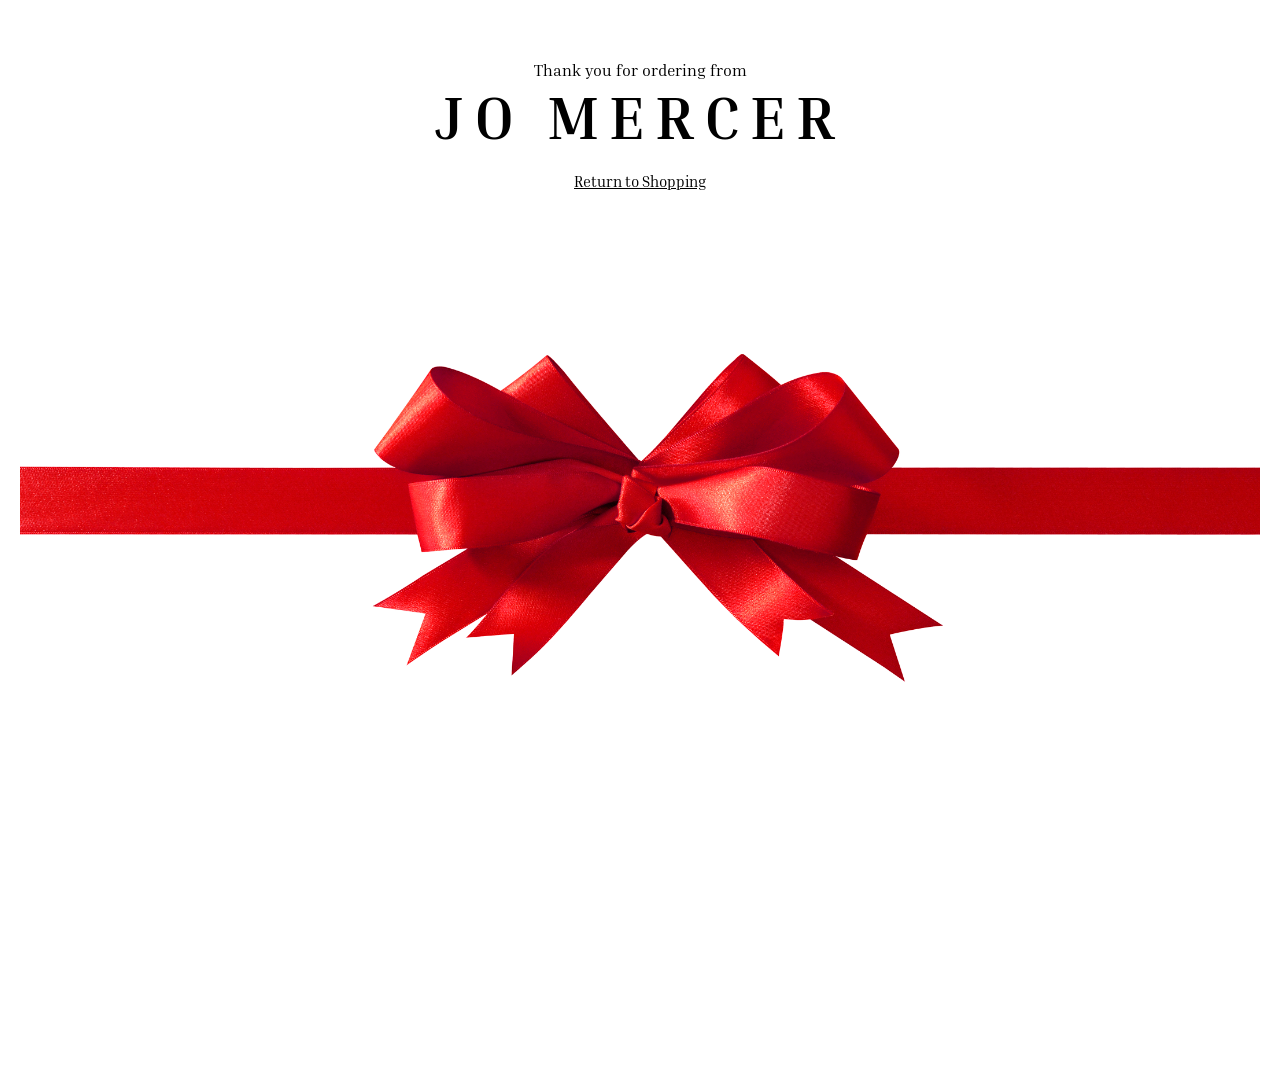
<file: confirmation.html>
<!DOCTYPE html>
<html lang="en">
<head>
  <meta charset="UTF-8">
  <meta name="viewport" content="width=device-width, initial-scale=1.0">
  <title>Thank You - Jo Mercer</title>
  <link href="https://fonts.googleapis.com/css2?family=Inria+Serif:ital,wght@0,400;0,700;1,400;1,700&display=swap" rel="stylesheet">
  <link rel="stylesheet" href="style.css">
</head>
<body class="confirm-body">

    <p class="thanks">Thank you for ordering from</p>
    <h1 class="confirm-brand">JO MERCER</h1>
  <a href="index.html" class="confirm-return">Return to Shopping</a>
  <img src="images/ribbon.jpg" alt="" class="confirm-ribbon">
  

</body>
</html>
</file>
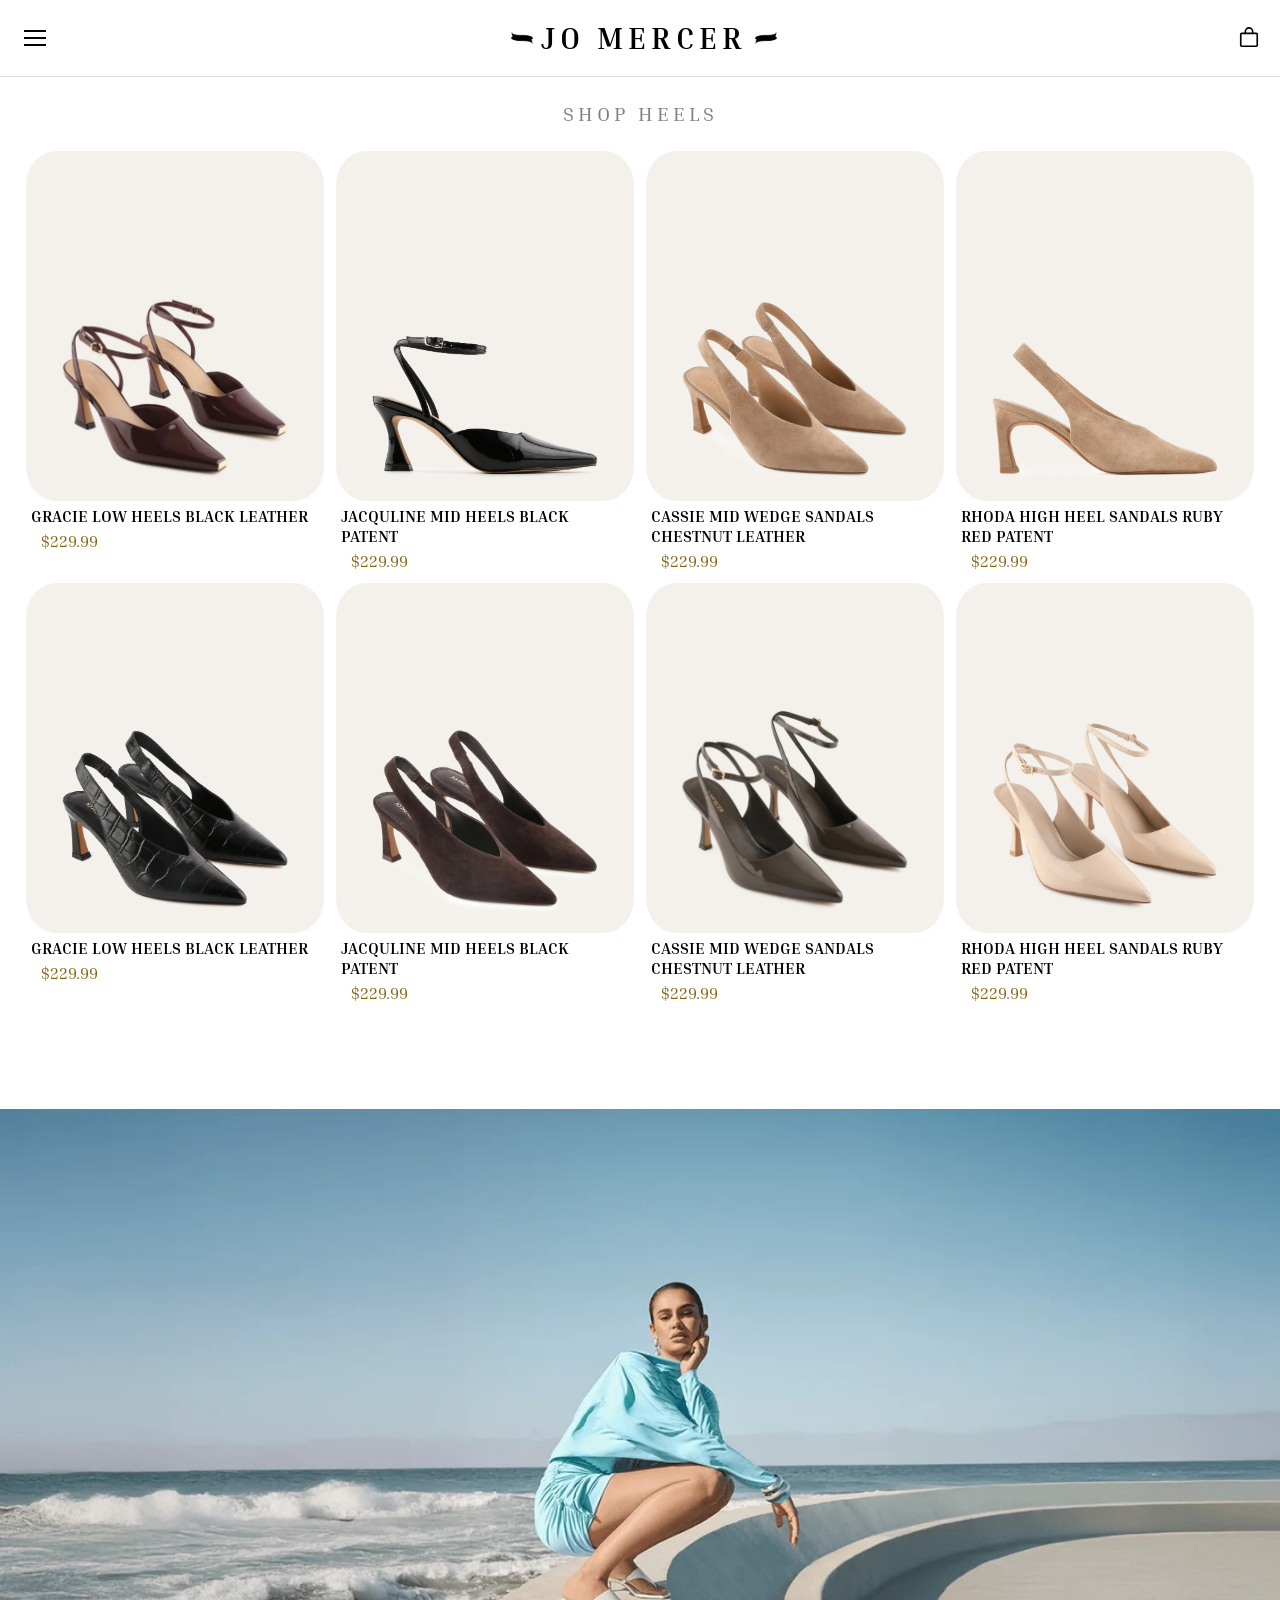
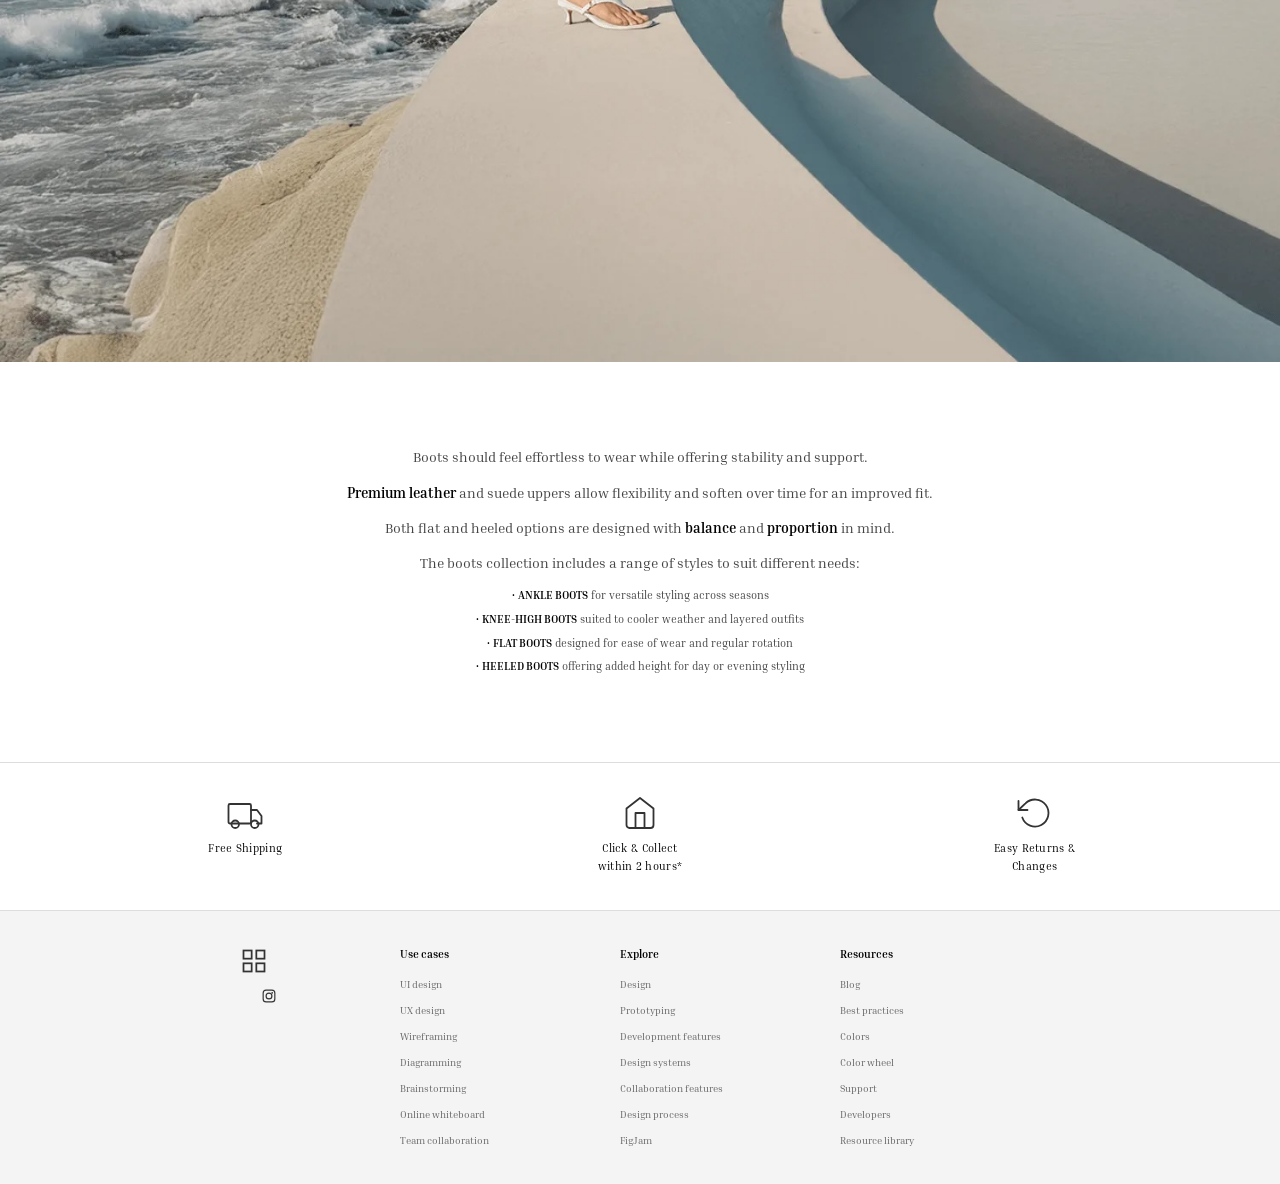
<file: heels.html>
<!DOCTYPE html>
<html lang="en">
<head>
  <meta charset="UTF-8">
  <meta name="viewport" content="width=device-width, initial-scale=1.0">
  <title>Jo Mercer</title>
  <link href="https://fonts.googleapis.com/css2?family=Inria+Serif:ital,wght@0,400;0,700;1,400;1,700&display=swap" rel="stylesheet">
  <link rel="stylesheet" href="style.css">
</head>
<body>

<!-- header -->
  <header>
    <button id="menuBtn">
      <svg width="22" height="16" viewBox="0 0 22 16" fill="none">
        <line y1="1" x2="22" y2="1" stroke="black" stroke-width="2"/>
        <line y1="8" x2="22" y2="8" stroke="black" stroke-width="2"/>
        <line y1="15" x2="22" y2="15" stroke="black" stroke-width="2"/>
      </svg>
    </button>
    <h1>
      <a href="index.html">
          <img src="images/bow.png" alt="" class="bow-icon">
          JO MERCER
          <img src="images/bow.png" alt="" class="bow-icon flipped">
      </a>
    </h1>
    <a href="cart.html" class="cart-link">
      <svg width="22" height="22" viewBox="0 0 24 24" fill="none" stroke="black" stroke-width="1.8" stroke-linecap="round" stroke-linejoin="round">
        <rect x="3" y="7" width="18" height="14" rx="1"/>
        <path d="M8 7V5a4 4 0 0 1 8 0v2"/>
      </svg>
    </a>
  </header>

<!-- menu-->
    <nav id="fullMenu" class="full-menu">
        <div class="menu-inner">
          <div class="menu-search">
            <svg width="20" height="20" viewBox="0 0 24 24" fill="none" stroke="#999" stroke-width="2" stroke-linecap="round" stroke-linejoin="round">
              <circle cx="11" cy="11" r="8"/><line x1="21" y1="21" x2="16.65" y2="16.65"/>
            </svg>
            <input type="text" placeholder="" class="search-input">
          </div>
          <div class="menu-categories">
            <a href="boots.html" class="menu-cat-item">
              <div class="menu-cat-img"><img src="images/cat-boots.jpeg" alt="Boots"></div>
              <span class="menu-cat-label">BOOTS</span>
            </a>
            <a href="heels.html" class="menu-cat-item">
              <div class="menu-cat-img"><img src="images/cat-heels.jpeg" alt="Heels"></div>
              <span class="menu-cat-label">HEELS</span>
            </a>
            <a href="bags.html" class="menu-cat-item">
              <div class="menu-cat-img"><img src="images/cat-bags.jpeg" alt="Bags"></div>
              <span class="menu-cat-label">BAGS</span>
            </a>
          </div>
          <button id="closeBtn" class="menu-back">
            <svg width="20" height="20" viewBox="0 0 24 24" fill="none" stroke="#333" stroke-width="2" stroke-linecap="round" stroke-linejoin="round">
              <line x1="19" y1="12" x2="5" y2="12"/><polyline points="12 19 5 12 12 5"/>
            </svg>
          </button>
        </div>
      </nav>

      
      <h1 class = "page-title"> SHOP HEELS</h1>

      <div class="gallery">

        <a href="product.html?name=GRACIE LOW HEELS BLACK LEATHER&price=$229.99&image=images/heel1.jpeg" class="gallery-item">
          <img src="images/heel1.jpeg" alt="Gracie Low Heels Black" width="600" height="400">
          <div class="desc">GRACIE LOW HEELS BLACK LEATHER</div>
          <div class="price">$229.99</div>
        </a>
        
        <a href="product.html?name=JACQULINE MID HEELS BLACK PATENT&price=$229.99&image=images/heel2.jpeg" class="gallery-item">
          <img src="images/heel2.jpeg" alt="Jacquline Mid Heels Black" width="600" height="400">
          <div class="desc">JACQULINE MID HEELS BLACK PATENT</div>
          <div class="price">$229.99</div>
        </a>
        
        <a href="product.html?name=CASSIE MID WEDGE SANDALS CHESTNUT LEATHER&price=$229.99&image=images/heel3.jpeg" class="gallery-item">
          <img src="images/heel3.jpeg" alt="Cassie Mid Wedge Sandals" width="600" height="400">
          <div class="desc">CASSIE MID WEDGE SANDALS CHESTNUT LEATHER</div>
          <div class="price">$229.99</div>
        </a>
        
        <a href="product.html?name=RHODA HIGH HEEL SANDALS RUBY RED PATENT&price=$229.99&image=images/heel4.jpeg" class="gallery-item">
          <img src="images/heel4.jpeg" alt="Rhoda High Heel Sandals Red" width="600" height="400">
          <div class="desc">RHODA HIGH HEEL SANDALS RUBY RED PATENT</div>
          <div class="price">$229.99</div>
        </a>
        
        <a href="product.html?name=GRACIE LOW HEELS BLACK LEATHER&price=$229.99&image=images/heel5.jpeg" class="gallery-item">
          <img src="images/heel5.jpeg" alt="Gracie Low Heels Black" width="600" height="400">
          <div class="desc">GRACIE LOW HEELS BLACK LEATHER</div>
          <div class="price">$229.99</div>
        </a>
        
        <a href="product.html?name=JACQULINE MID HEELS BLACK PATENT&price=$229.99&image=images/heel6.jpeg" class="gallery-item">
          <img src="images/heel6.jpeg" alt="Jacquline Mid Heels Black" width="600" height="400">
          <div class="desc">JACQULINE MID HEELS BLACK PATENT</div>
          <div class="price">$229.99</div>
        </a>
        
        <a href="product.html?name=CASSIE MID WEDGE SANDALS CHESTNUT LEATHER&price=$229.99&image=images/heel7.jpeg" class="gallery-item">
          <img src="images/heel7.jpeg" alt="Cassie Mid Wedge Sandals" width="600" height="400">
          <div class="desc">CASSIE MID WEDGE SANDALS CHESTNUT LEATHER</div>
          <div class="price">$229.99</div>
        </a>
        
        <a href="product.html?name=RHODA HIGH HEEL SANDALS RUBY RED PATENT&price=$229.99&image=images/heel8.jpeg" class="gallery-item">
          <img src="images/heel8.jpeg" alt="Rhoda High Heel Sandals Red" width="600" height="400">
          <div class="desc">RHODA HIGH HEEL SANDALS RUBY RED PATENT</div>
          <div class="price">$229.99</div>
        </a>
        
        
        </div>

        <section class="feature-image">
          <img src="images/heelshero.jpeg" alt="Boots Collection Feature">
        </section>
       
       
      <section class="product-description">
      <p>Boots should feel effortless to wear while offering stability and support.</p>
      <p><strong>Premium leather</strong> and suede uppers allow flexibility and soften over time for an improved fit.</p>
      <p>Both flat and heeled options are designed with <strong>balance</strong> and <strong>proportion</strong> in mind.</p>
      <p>The boots collection includes a range of styles to suit different needs:</p>
      <ul>
          <li><strong>ANKLE BOOTS</strong> for versatile styling across seasons</li>
          <li><strong>KNEE-HIGH BOOTS</strong> suited to cooler weather and layered outfits</li>
          <li><strong>FLAT BOOTS</strong> designed for ease of wear and regular rotation</li>
          <li><strong>HEELED BOOTS</strong> offering added height for day or evening styling</li>
      </ul>
      </section>

        <section class="services">
          <div class="service-item">
            <svg class="service-icon" width="36" height="36" viewBox="0 0 24 24" fill="none" stroke="currentColor" stroke-width="1.2" stroke-linecap="round" stroke-linejoin="round">
              <rect x="1" y="6" width="15" height="13" rx="1"/><path d="M16 10h4l3 4v5h-3"/>
              <circle cx="5.5" cy="19.5" r="2.5"/><circle cx="18.5" cy="19.5" r="2.5"/>
            </svg>
            <p class="service-label">Free Shipping</p>
          </div>
          <div class="service-item">
            <svg class="service-icon" width="36" height="36" viewBox="0 0 24 24" fill="none" stroke="currentColor" stroke-width="1.2" stroke-linecap="round" stroke-linejoin="round">
              <path d="M3 9l9-7 9 7v11a2 2 0 0 1-2 2H5a2 2 0 0 1-2-2z"/>
              <polyline points="9 22 9 12 15 12 15 22"/>
            </svg>
            <p class="service-label">Click &amp; Collect<br>within 2 hours*</p>
          </div>
          <div class="service-item">
            <svg class="service-icon" width="36" height="36" viewBox="0 0 24 24" fill="none" stroke="currentColor" stroke-width="1.2" stroke-linecap="round" stroke-linejoin="round">
              <polyline points="1 4 1 10 7 10"/>
              <path d="M3.51 15a9 9 0 1 0 2.13-9.36L1 10"/>
            </svg>
            <p class="service-label">Easy Returns &amp;<br>Changes</p>
          </div>
        </section>

        <footer>
          <div class="footer-content">
            <div class="footer-col footer-brand">
              <div class="footer-logo">
                <svg width="28" height="28" viewBox="0 0 24 24" fill="none" stroke="#333" stroke-width="1.5">
                  <rect x="3" y="3" width="7" height="7"/><rect x="14" y="3" width="7" height="7"/>
                  <rect x="3" y="14" width="7" height="7"/><rect x="14" y="14" width="7" height="7"/>
                </svg>
              </div>
              <div class="footer-socials">
                <a href="#"><svg width="14" height="14" viewBox="0 0 24 24" fill="#333"></svg></a>
                <a href="https://www.instagram.com/jomercershoes/" target="_blank"><svg width="14" height="14" viewBox="0 0 24 24" fill="none" stroke="#333" stroke-width="2"><rect x="2" y="2" width="20" height="20" rx="5"/><circle cx="12" cy="12" r="5"/><circle cx="17.5" cy="6.5" r="1.5" fill="#333" stroke="none"/></svg></a>
                <a href="#"><svg width="14" height="14" viewBox="0 0 24 24" fill="#333"></svg></a>
                <a href="#"><svg width="14" height="14" viewBox="0 0 24 24" fill="#333"></svg></a>
              </div>
            </div>
            <div class="footer-col">
              <h4>Use cases</h4>
              <ul>
                <li><a href="#">UI design</a></li>
                <li><a href="#">UX design</a></li>
                <li><a href="#">Wireframing</a></li>
                <li><a href="#">Diagramming</a></li>
                <li><a href="#">Brainstorming</a></li>
                <li><a href="#">Online whiteboard</a></li>
                <li><a href="#">Team collaboration</a></li>
              </ul>
            </div>
            <div class="footer-col">
              <h4>Explore</h4>
              <ul>
                <li><a href="#">Design</a></li>
                <li><a href="#">Prototyping</a></li>
                <li><a href="#">Development features</a></li>
                <li><a href="#">Design systems</a></li>
                <li><a href="#">Collaboration features</a></li>
                <li><a href="#">Design process</a></li>
                <li><a href="#">FigJam</a></li>
              </ul>
            </div>
            <div class="footer-col">
              <h4>Resources</h4>
              <ul>
                <li><a href="#">Blog</a></li>
                <li><a href="#">Best practices</a></li>
                <li><a href="#">Colors</a></li>
                <li><a href="#">Color wheel</a></li>
                <li><a href="#">Support</a></li>
                <li><a href="#">Developers</a></li>
                <li><a href="#">Resource library</a></li>
              </ul>
            </div>
          </div>
        </footer>

      <script src="script.js"></script>
    </body>
    </html>
</file>
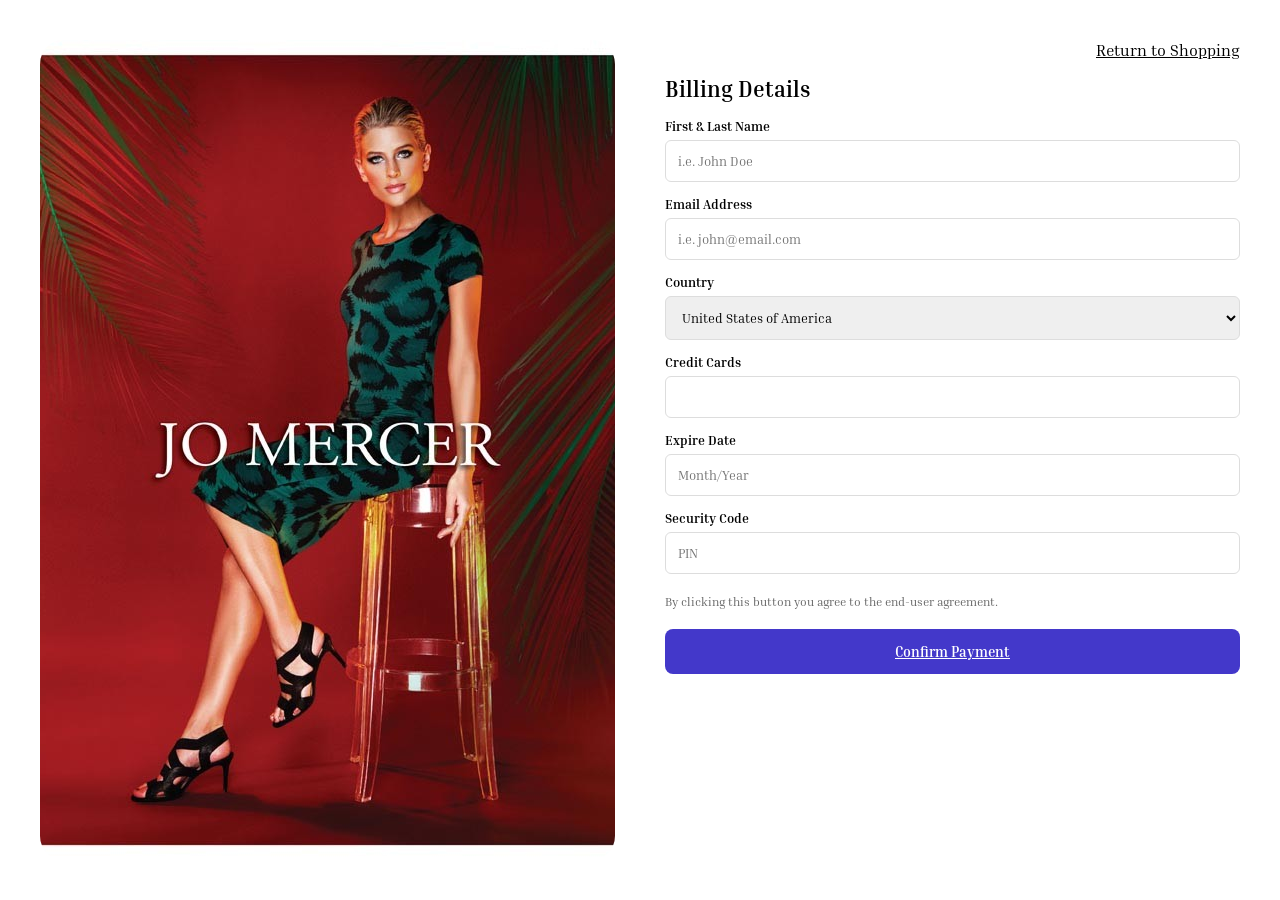
<file: payment.html>
<!DOCTYPE html>
<html lang="en">
<head>
  <meta charset="UTF-8">
  <meta name="viewport" content="width=device-width, initial-scale=1.0">
  <title>Jo Mercer</title>
  <link href="https://fonts.googleapis.com/css2?family=Inria+Serif:ital,wght@0,400;0,700;1,400;1,700&display=swap" rel="stylesheet">
  <link rel="stylesheet" href="style.css">
</head>
<body class="payment-body">

    <section class="payment-card">
      
      <div class="payment-image">
        <img src="images/payment-model.jpg" alt="">
      </div>
  
      <div class="payment-form">
        <a href="cart.html" class="payment-return">Return to Shopping</a>
        <h2 class="payment-heading">Billing Details</h2>
  
        <label>First & Last Name</label>
        <input type="text" placeholder="i.e. John Doe">
  
        <label>Email Address</label>
        <input type="email" placeholder="i.e. john@email.com">
  
        <label>Country</label>
        <select>
          <option>United States of America</option>
          <option>Australia</option>
          <option>United Kingdom</option>
        </select>
  
        <label>Credit Cards</label>
        <input type="text">
  
        <label>Expire Date</label>
        <input type="text" placeholder="Month/Year">
  
        <label>Security Code</label>
        <input type="text" placeholder="PIN">
  
        <p class="payment-agreement">By clicking this button you agree to the end-user agreement.</p>

        <a href="confirmation.html" class="payment-confirm-btn">Confirm Payment</a>
      </div>
    </section>
  
    <script src="script.js"></script>
</body>
</html>
</file>
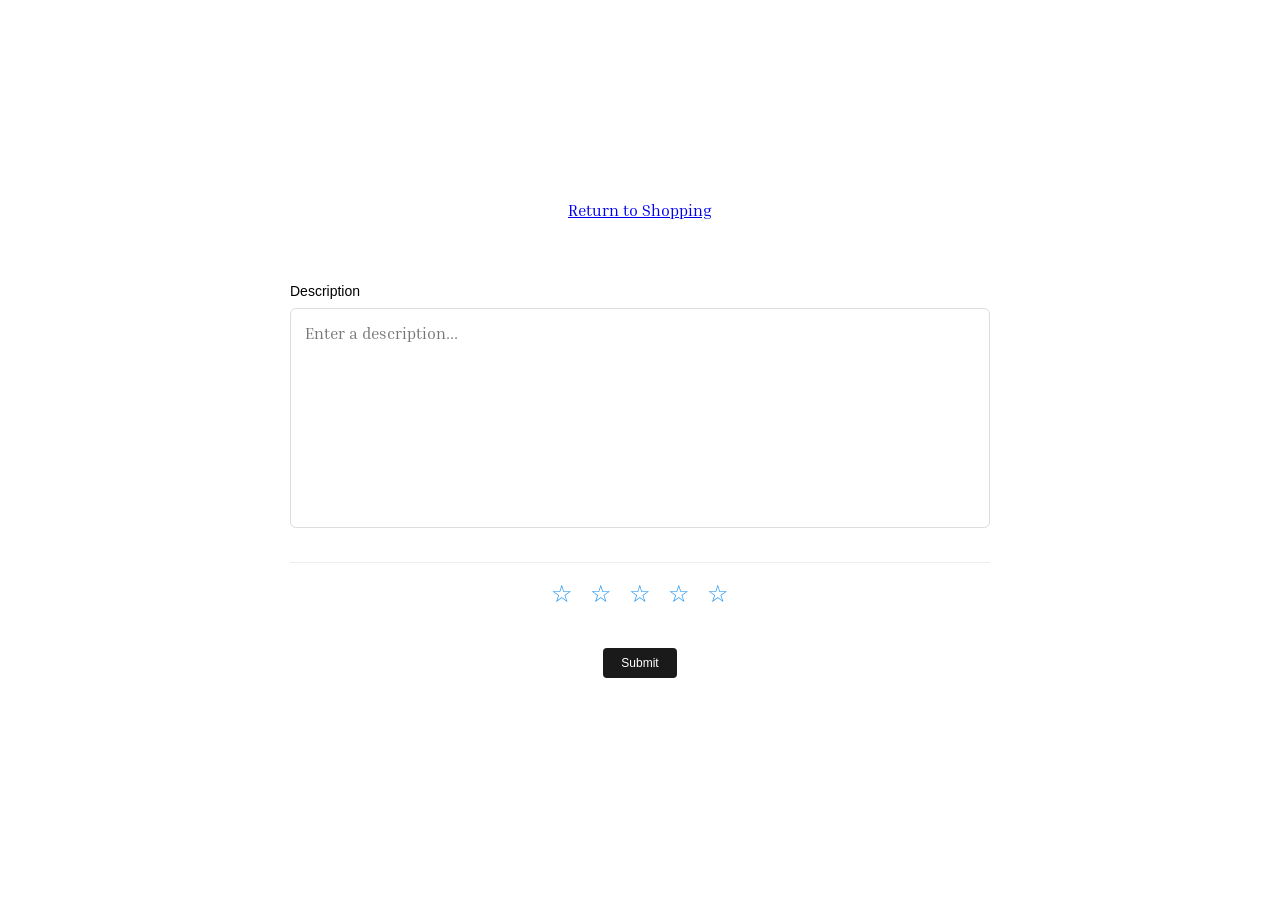
<file: review.html>
<!DOCTYPE html>
<html lang="en">
<head>
  <meta charset="UTF-8">
  <meta name="viewport" content="width=device-width, initial-scale=1.0">
  <title>Review - Jo Mercer</title>
  <link href="https://fonts.googleapis.com/css2?family=Inria+Serif:ital,wght@0,400;0,700;1,400;1,700&display=swap" rel="stylesheet">
  <link rel="stylesheet" href="style.css">
</head>
<body class="review-body">

  <a href="index.html" class="review-return">Return to Shopping</a>

  <div class="review-form">
    <label class="review-label">Description</label>
    <textarea class="review-textarea" placeholder="Enter a description..."></textarea>

    <div class="review-stars">
      <span>&#9734;</span>
      <span>&#9734;</span>
      <span>&#9734;</span>
      <span>&#9734;</span>
      <span>&#9734;</span>
    </div>
    <button class="review-submit">Submit</button>
  </div>

</body>
</html>
</file>
<file: style.css>
* {
  margin: 0;
  padding: 0;
  box-sizing: border-box;
}

body {
  font-family: 'Inria Serif', serif;
  background: #fff;
  color: #000;
  -webkit-font-smoothing: antialiased;
}

header {
  display: flex;
  justify-content: space-between;
  align-items: center;
  padding: 20px;
  border-bottom: 1px solid #ddd;
  background: #fff;
  position: sticky;
  top: 0;
  z-index: 1;
}

.confirm-brand {
  display: flex;
  align-items: center;
  justify-content: center;
  gap: 10px;
  font-size: 12px;
  letter-spacing: 3px;
}

.bow-icon {
  height: 22px;
  width: auto;
}

.bow-icon.flipped {
  transform: scaleX(-1);
}

header h1 {
  font-family: 'Inria Serif', serif;
  font-size: 22px;
  font-weight: 700;
  letter-spacing: 5px;
  text-transform: uppercase;
  display: flex;
  align-items: center;
  gap: 8px;
}

.flag-icon {
  height: 14px;
  width: auto;
}

#menuBtn {
  background: none;
  border: none;
  cursor: pointer;
  padding: 4px;
  display: flex;
  align-items: center;
}

.cart-link {
  display: flex;
  align-items: center;
  text-decoration: none;
}


.full-menu {
  position: fixed;
  top: 0;
  left: 0;
  width: 100%;
  height: 100%;
  background: rgba(30, 30, 30, 0.97);
  z-index: 200;
  display: none;
  align-items: center;
  justify-content: center;
}

.full-menu.active {
  display: flex;
}

.menu-inner {
  background: #fff;
  border-radius: 15px;
  width: 100%;
  height: 100%;
  max-width: 650px;
  max-height: 400px;
  padding: 40px 28px 36px;
  display: flex;
  flex-direction: column;
  align-items: center;
  gap: 36px;
}

.menu-search {
  display: flex;
  align-items: center;
  gap: 12px;
  border: 1.5px solid #333;
  border-radius: 30px;
  padding: 12px 20px;
  width: 100%;
  max-width: 340px;
}

.search-input {
  border: none;
  outline: none;
  font-family: 'Inria Serif', serif;
  font-size: 14px;
  width: 100%;
  background: transparent;
}

.menu-categories {
  display: flex;
  justify-content: center;
  gap: 24px;
}

.menu-cat-item {
  text-decoration: none;
  color: #000;
  display: flex;
  flex-direction: column;
  align-items: center;
  gap: 0;
  position: relative;
}

.menu-cat-img {
  width: 100%;
  height: 100%;
  width: 150px;
  height: 190px;
  border-radius: 40%;
  overflow: hidden;
}

.menu-cat-img img {
  width: 100%;
  height: 100%;
  object-fit: cover;
  display: block;
}

.menu-cat-label {
  font-family: 'Inria Serif', serif;
  font-size: 14px;
  font-weight: 700;
  letter-spacing: 3px;
  text-transform: uppercase;
  position: absolute;
  top: 50%;
  left: 50%;
  transform: translate(-50%, -50%);
  color: #000;
  text-shadow: 0 0 8px rgba(255,255,255,1), 0 0 16px rgba(255,255,255,1), 0 0 24px rgba(255,255,255,1), 0 0 32px rgba(255,255,255,0.8);;
}

.menu-back {
  background: none;
  border: none;
  cursor: pointer;
  padding: 8px;
  display: flex;
  align-items: center;
  justify-content: center;
}

.hero {
  width: 100%;
  line-height: 0;
  padding: 16px 16px 0;
}

.hero img {
  width: 100%;
  height: auto;
  display: block;
}

.sale-banner {
  background: #d32f2f;
  color: #fff;
  text-align: center;
  padding: 9px 16px;
  font-size: 13px;
  font-family: 'Inria Serif', serif;
  letter-spacing: 0.5px;
  position: relative;
}

.ai-badge {
  position: fixed;
  right: 25px;
  top: 93%;
  transform: translateY(-50%);
  width: 70px;
  height: 70px;
  border-radius: 50%;
  background: linear-gradient(145deg, #d4a84b, #8a6510);
  color: #fff;
  font-size: 21px;
  font-weight: 700;
  display: inline-flex;
  align-items: center;
  justify-content: center;
  letter-spacing: 0.5px;
  box-shadow: 0 2px 8px rgba(0,0,0,0.3);
  cursor: pointer;
}

.section-heading {
  text-align: center;
  padding: 30px 16px 24px;
  letter-spacing: 4px;
  text-transform: uppercase;
  font-size: 13px;
  font-weight: 400;
  font-family: 'Inria Serif', serif;
}

.categories {
  display: flex;
  justify-content: center;
  gap: 14px;
  padding: 0 20px 40px;
}

.category-card {
  text-align: center;
  flex: 1;
  max-width: 150px;
  text-decoration: none;
  color: #000;
}

.category-img-wrap {
  width: 100%;
  aspect-ratio: 3 / 4;
  overflow: hidden;
}

.category-img-wrap img {
  width: 100%;
  height: 100%;
  object-fit: cover;
  display: block;
  transition: transform 0.3s ease-in-out;
}

.category-img-wrap img:hover {
  transform: scale(1.05);
}

.category-label {
  margin-top: 12px;
  font-size: 15px;
  font-family: 'Inria Serif', serif;
  letter-spacing: 0.5px;
}

.autumn-feature {
  position: relative;
  width: 100%;
  line-height: 0;
  padding: 16px;
}

.autumn-feature img {
  width: 100%;
  height: auto;
  display: block;
}

.autumn-overlay {
  position: absolute;
  bottom: 16px;
  left: 16px;
  right: 16px;
  top: 16px;
  display: flex;
  align-items: flex-end;
  padding: 32px 24px;
  background: linear-gradient(
    to top,
    rgba(0, 0, 0, 0.32) 0%,
    rgba(0, 0, 0, 0) 50%
  );
  pointer-events: none;
}

.autumn-text {
  font-family: 'Inria Serif', serif;
  font-size: 48px;
  font-weight: 400;
  color: #fff;
  letter-spacing: 1px;
  text-shadow: 0 2px 20px rgba(0,0,0,0.3);
  line-height: 1;
}

.autumn-text em {
  font-style: italic;
}


.description {
  text-align: center;
  padding: 36px 28px 30px;
}

.description-heading {
  font-family: 'Inria Serif', serif;
  font-size: 12px;
  font-weight: 400;
  letter-spacing: 4px;
  text-transform: uppercase;
  margin-bottom: 18px;
  color: #000;
}

.description-rule {
  border: none;
  border-top: 1px solid #ccc;
  width: 100%;
  max-width: 400px;
  margin: 0 auto 18px;
}

.description-text {
  font-family: 'Inria Serif', serif;
  font-size: 11px;
  line-height: 1.9;
  color: #888;
  font-style: italic;
  max-width: 400px;
  margin: 0 auto;
}

.services {
  display: flex;
  justify-content: space-around;
  align-items: flex-start;
  padding: 28px 12px 30px;
  border-top: 1px solid #ddd;
}

.service-item {
  text-align: center;
  flex: 1;
  display: flex;
  flex-direction: column;
  align-items: center;
  gap: 8px;
}

.service-icon {
  color: #333;
}

.service-label {
  font-family: 'Inria Serif', serif;
  font-size: 10px;
  letter-spacing: 0.3px;
  line-height: 1.6;
  color: #000;
}


footer {
  background: #f4f4f4;
  padding: 36px 24px 30px;
  border-top: 1px solid #ddd;
}

.footer-content {
  display: grid;
  grid-template-columns: 0.7fr 1fr 1fr 1fr;
  gap: 12px;
  max-width: 520px;
  margin: 0 auto;
}

.footer-brand {
  display: flex;
  flex-direction: column;
  gap: 14px;
}

.footer-logo {
  line-height: 0;
}

.footer-socials {
  display: flex;
  gap: 8px;
  align-items: center;
}

.footer-socials a {
  display: flex;
  align-items: center;
  line-height: 0;
}

.footer-col h4 {
  font-family: 'Inria Serif', serif;
  font-size: 10px;
  font-weight: 700;
  margin-bottom: 12px;
  color: #000;
}

.footer-col ul {
  list-style: none;
}

.footer-col ul li {
  margin-bottom: 6px;
}

.footer-col ul li a {
  font-family: 'Inria Serif', serif;
  font-size: 9px;
  color: #666;
  text-decoration: none;
}

h1.page-title {
  text-align: center;
  padding: 24px 16px 20px;
  letter-spacing: 4px;
  text-transform: uppercase;
  font-size: 20px;
  font-weight: 400;
  font-family: 'Inria Serif', serif;
  opacity: 0.5;
}

.page-title {
  text-align: center;
  padding: 24px 16px 20px;
  letter-spacing: 4px;
  text-transform: uppercase;
  font-size: 13px;
  font-weight: 400;
  font-family: 'Inria Serif', serif;
}

.feature-image {
  width: 100%;
  line-height: 0;
}

.feature-image img {
  width: 100%;
  height: auto;
  display: block;
}

.product-description {
  padding: 32px 24px;
  text-align: center;
  font-family: 'Inria Serif', serif;
  font-size: 11px;
  line-height: 1.8;
  color: #444;
}

.product-description p {
  margin-bottom: 10px;
}

.product-description strong {
  color: #000;
}

.product-description ul {
  list-style: none;
  padding: 0;
}

.product-description ul li {
  margin-bottom: 4px;
  font-size: 11px;
}

.product-description ul li::before {
  content: "• ";
  color: #000;
}

div.gallery {
  display: flex;
  flex-wrap: wrap;
  justify-content: center;
}

header h1 a {
  color: inherit;
  text-decoration: none;
  display: flex;
  align-items: center;
  gap: 8px;
}

div.gallery-item, a.gallery-item {
  margin: 5px;
  border: 1px solid rgb(255, 255, 255);
  width: 300px;
  align-items: center;
  overflow: hidden;
  padding-top: 10;
  text-decoration: none;
  color: inherit;
  display:block;
}


.feature-image {
  margin-top: 100px;
  margin-bottom: 50px;
}

.product-description {
  font-size: 14px;
  margin-bottom: 50px;
}


div.gallery-item:hover {
  border: 1px solid rgb(255, 242, 159);
}

div.gallery-item img,
a.gallery-item img {
  width: 100%;
  height: 350px;
  object-fit: cover;
  border-radius: 10%;
  display: block;
}

.gallery-item .desc {
  padding: 5px;
  font-weight: 700;
}

.gallery-item .price {
  padding-left: 15px;
  padding-top: 0px;
  color: #8a6510;
}

.ai-page {
  background: #2a2a2a;
  min-height: 100vh;
  padding: 20px;
}
 
.ai-page-label {
  font-family: 'Inria Serif', serif;
  font-size: 14px;
  color: #888;
  margin-bottom: 16px;
}
 
.ai-card {
  background: #fff;
  border-radius: 4px;
  padding: 32px 40px 40px;
  max-width: 900px;
  margin: 0 auto;
}
 
.ai-card-header {
  display: flex;
  align-items: center;
  margin-bottom: 28px;
  position: relative;
}
 
.ai-return {
  font-family: 'Inria Serif', serif;
  font-size: 14px;
  color: #000;
  text-decoration: underline;
}
 
.ai-title {
  font-family: 'Inria Serif', serif;
  font-size: 24px;
  font-weight: 700;
  letter-spacing: 4px;
  text-align: center;
  flex: 1;
}
 
.ai-chat-area {
  background: #f5f0e8;
  border-radius: 20px;
  padding: 32px 24px 24px;
  display: flex;
  flex-direction: column;
  min-height: 500px;
}
 
.ai-messages {
  flex: 1;
  display: flex;
  flex-direction: column;
  gap: 20px;
  overflow-y: auto;
  margin-bottom: 24px;
}
 
.ai-msg {
  display: flex;
  align-items: flex-start;
  gap: 12px;
  max-width: 85%;
}
 
.ai-msg.bot {
  align-self: flex-start;
}
 
.ai-msg.user {
  align-self: flex-end;
  flex-direction: row-reverse;
}
 
.ai-avatar {
  width: 36px;
  height: 36px;
  border-radius: 50%;
  flex-shrink: 0;
}
 
.bot-avatar {
  background: linear-gradient(145deg, #d4a84b, #8a6510);
}
 
.user-avatar {
  background: #999;
}
 
.ai-msg-text {
  font-family: 'Inria Serif', serif;
  font-size: 13px;
  line-height: 1.6;
  color: #333;
  padding: 10px 16px;
  border: 1px solid #ddd;
  border-radius: 6px;
  background: rgba(255, 255, 255, 0.4);
}
 
.ai-msg.bot, .ai-msg-text {
  background: rgba(200, 185, 155, 0.25);
  border-color: rgba(200, 185, 155, 0.4);
}
 
.ai-input-area {
  margin-top: auto;
}
 
.ai-input-box {
  background: #fff;
  border-radius: 12px;
  padding: 12px 16px;
  border: 1px solid #ddd;
}
 
.ai-input-box input {
  width: 100%;
  border: none;
  outline: none;
  font-family: 'Inria Serif', serif;
  font-size: 13px;
  background: transparent;
  color: #333;
  margin-bottom: 8px;
}
 
.ai-input-box input::placeholder {
  color: #aaa;
}
 
.ai-input-bottom {
  display: flex;
  justify-content: space-between;
  align-items: center;
}
 
.ai-input-icons {
  display: flex;
  gap: 12px;
}
 
.ai-icon-btn {
  background: none;
  border: none;
  cursor: pointer;
  padding: 2px;
  display: flex;
  align-items: center;
}
 
.ai-send-btn {
  width: 30px;
  height: 30px;
  border-radius: 50%;
  border: 1px solid #ccc;
  background: #fff;
  color: #555;
  cursor: pointer;
  display: flex;
  align-items: center;
  justify-content: center;
}
 
.ai-send-btn:hover {
  background: #f0f0f0;
}

.pdp-images {
  flex: 1;
}

.pdp-info {
  flex: 1;
  max-width: 400px;
}

@media (min-width: 768px) {
  header h1 {
    font-size: 30px;
  }

  .categories {
    gap: 1px;
    padding: 0 15% 48px;
  }

  .category-card {
    max-width: none;
    flex: 1;
  }

  .description {
    padding: 44px 40px 36px;
  }

  .description-heading {
    font-size: 13px;
  }

  .description-text {
    font-size: 12px;
  }

  .services {
    padding: 32px 48px 36px;
  }

  .sale-banner {
    margin: 0 15%;
  }

  .footer-col ul li a {
    font-size: 10px;
  }

  .service-label {
    font-size: 11px;
  }

  .footer-content {
    max-width: 800px;
    gap: 20px;
  }

  .footer-col h4 {
    font-size: 11px;
  }

  .product-price {
    font-size: 9px;
  }

  .menu-cat-img {
    width: 180px;
    height: 200px;
  }
  .menu-cat-label {
    font-size: 16px;
  }

  .hero {
    padding: 16px 15% 0;
  }
  
  .autumn-feature {
    padding: 16px 15%;
  }
  
  .autumn-overlay {
    bottom: 16px;
    left: 15%;
    right: 15%;
    top: 16px;
  }

  .autumn-text {
    font-size: 68px;
  }

  .category-img-wrap {
    aspect-ratio: 3/4;
  }

  .ai-card {
    padding: 20px 16px 24px;
  }

  .ai-title {
    font-size: 16px;
    letter-spacing: 2px;
  }

  .ai-chat-area {
    min-height: 400px;
    padding: 24px 16px 16px;
  }

  .pdp {
    display: flex;
    flex-direction: row;
    padding: 24px 20px;
    gap: 28px;
    border-left: 0px solid #ddd;
    border-right: 0px solid #ddd;
    max-width: 1200px;
    margin: 0 auto;
    }

  .pdp-images {
    flex: 1;
  }

  .pdp-info {
    flex: 1;
    max-width: 400px;
  }

  
}

a.product-card {
  text-decoration: none;
  color: inherit;
  display: block;
}

.pdp {
  display: flex;
  flex-direction: row;
  padding: 24px 20px;
  gap: 28px;
}

.pdp-img-grid {
  display: grid;
  grid-template-columns: 1fr 1fr;
  gap: 8px;
  max-width: 600px;
}

.pdp-img-cell {
  background: #f5f0e8;
  border-radius: 6px;
  overflow: hidden;
  aspect-ratio: 3 / 4;
}

.pdp-img-cell img {
  width: 100%;
  height: 100%;
  object-fit: cover;
  display: block;
  
}
 
.pdp-img-cell:nth-child(1) img { transform: scale(1); }
.pdp-img-cell:nth-child(2) img { transform: scale(1.2); transform-origin: bottom center;}
.pdp-img-cell:nth-child(3) img { transform: scale(1.4); transform-origin: bottom left;}
.pdp-img-cell:nth-child(4) img { transform: scale(1.6); transform-origin: bottom right;}

.pdp-name {
  font-family: 'Inria Serif', serif;
  font-size: 18px;
  font-weight: 700;
  letter-spacing: 2px;
  line-height: 1.4;
}

.pdp-price {
  font-family: 'Inria Serif', serif;
  font-size: 22px;
  font-style: italic;
  color: #5a3e0a;
  margin-top: 8px;
}

.pdp-colors {
  display: flex;
  gap: 10px;
  margin-top: 16px;
}

.color-dot {
  width: 24px;
  height: 24px;
  border-radius: 50%;
  cursor: pointer;
}

.pdp-sizes {
  display: flex;
  gap: 8px;
  margin-top: 20px;
}

.size-btn {
  width: 44px;
  height: 40px;
  border: 1px solid #ccc;
  border-radius: 4px;
  background: #fff;
  font-family: 'Inria Serif', serif;
  font-size: 12px;
  cursor: pointer;
}

.size-btn.selected {
  border-color: #333;
  background: #fafafa;
}

.pdp-add-cart {
  width: 100%;
  padding: 14px;
  background: #2c2c2c;
  color: #fff;
  border: none;
  font-family: 'Inria Serif', serif;
  font-size: 12px;
  letter-spacing: 3px;
  cursor: pointer;
  margin-top: 20px;
}

.pdp-accordions {
  margin-top: 20px;
}

.pdp-accordion {
  border-top: 1px solid #ddd;
}

.accordion-toggle {
  width: 100%;
  display: flex;
  justify-content: space-between;
  align-items: center;
  padding: 14px 0;
  background: none;
  border: none;
  font-family: 'Inria Serif', serif;
  font-size: 11px;
  letter-spacing: 2px;
  cursor: pointer;
  color: #333;
}

.accordion-arrow {
  font-size: 14px;
}

.accordion-content {
  display: none;
  padding: 0 0 14px;
  font-family: 'Inria Serif', serif;
  font-size: 11px;
  line-height: 1.7;
  color: #666;
}

.accordion-content.open {
  display: block;
}

.pdp-review-btn {
  display: block;
  width: 100%;
  padding: 14px;
  text-align: center;
  background: #3d3020;
  color: #fff;
  border: none;
  border-radius: 24px;
  font-family: 'Inria Serif', serif;
  font-size: 11px;
  letter-spacing: 3px;
  cursor: pointer;
  margin-top: 40px;
}

.pdp-shop-link {
  display: block;
  text-align: center;
  margin-top: 20px;
  font-family: 'Inria Serif', serif;
  font-size: 11px;
  letter-spacing: 2px;
  color: #333;
  text-decoration: none;
}


/* Cart page */
.cart-page {
  max-width: 900px;
  margin: 0 auto;
  padding: 20px 24px 60px;
}

.cart-header-row {
  display: grid;
  grid-template-columns: 2fr 1fr 1fr 40px;
  gap: 16px;
  padding: 16px 0;
  border-bottom: 1px solid #ddd;
  align-items: center;
}

.cart-col-label {
  font-family: 'Inria Serif', serif;
  font-size: 10px;
  letter-spacing: 3px;
  color: #999;
}

.cart-row {
  display: grid;
  grid-template-columns: 2fr 1fr 1fr 40px;
  gap: 16px;
  padding: 20px 0;
  border-bottom: 1px solid #eee;
  align-items: center;
}

.cart-product {
  display: flex;
  align-items: center;
  gap: 16px;
}

.cart-img {
  width: 80px;
  height: 100px;
  border-radius: 8px;
  overflow: hidden;
  background: #f5f0e8;
  flex-shrink: 0;
}

.cart-amount {
  display: flex;
  align-items: center;
  gap: 12px;
}

.cart-price {
  font-family: 'Inria Serif', serif;
  font-size: 14px;
  color: #5a3e0a;
  font-style: italic;
}

.cart-item-img {
  width: 80px;
  height: 100px;
  object-fit: cover;
  border-radius: 8px;
}

.cart-remove {
  background: none;
  border: none;
  font-size: 16px;
  color: #999;
  cursor: pointer;
}

.cart-total-row {
  display: flex;
  justify-content: flex-end;
  gap: 20px;
  padding: 24px 0;
  align-items: center;
}

.cart-total-label {
  font-family: 'Inria Serif', serif;
  font-size: 11px;
  letter-spacing: 3px;
  color: #666;
}

.cart-total-price {
  font-family: 'Inria Serif', serif;
  font-size: 20px;
  font-weight: 700;
  font-style: italic;
  color: #5a3e0a;
}

.cart-actions {
  display: flex;
  justify-content: space-between;
  align-items: center;
  padding-top: 20px;
}

.cart-continue {
  font-family: 'Inria Serif', serif;
  font-size: 12px;
  color: #333;
  text-decoration: underline;
}

.cart-checkout {
  padding: 14px 36px;
  background: #2c2c2c;
  color: #fff;
  border: none;
  border-radius: 30px;
  font-family: 'Inria Serif', serif;
  font-size: 12px;
  letter-spacing: 2px;
  cursor: pointer;
}

.payment-body {
  background: #1a1a1a;
  min-height: 100vh;
  padding: 0;
}


.payment-label {
  color: #888;
  font-size: 14px;
  margin-bottom: 16px;
}

.payment-card {
  background: #fff;
  padding: 40px;
  display: grid;
  grid-template-columns: 1fr 1fr;
  gap: 50px;
  min-height: 100vh;
}

.payment-image {
  border-radius: 24px;
  overflow: hidden;
}

.payment-image img {
  width: 100%;
  height: 100%;
  object-fit: cover;
  display: block;
}

.payment-return {
  display: block;
  text-align: right;
  color: #000;
  margin-bottom: 16px;
}

.payment-heading {
  font-size: 22px;
  margin-bottom: 16px;
}

.payment-form label {
  display: block;
  margin-top: 14px;
  margin-bottom: 6px;
  font-weight: 700;
  font-size: 13px;
}

.payment-form input, .payment-form select {
  width: 100%;
  padding: 12px;
  border: 1px solid #ddd;
  border-radius: 6px;
  font-family: inherit;
  font-size: 13px;
}

.payment-agreement {
  font-size: 12px;
  color: #666;
  margin-top: 20px;
  margin-bottom: 12px;
}

.payment-confirm-btn {
  display: block;
  width: 100%;
  text-align: center;
  padding: 14px;
  background: #4338ca;
  color: #fff;
  border: none;
  border-radius: 8px;
  font-size: 14px;
  font-weight: 700;
  cursor: pointer;
  margin-top: 20px;
}

.confirm-body {
  text-align: center;
  padding: 60px 20px;
}

.confirm-thanks {
  font-size: 28px;
  margin-bottom: 1px;
}

.confirm-brand {
  font-size: 60px;
  letter-spacing: 10px;
  margin-bottom: 20px;
}

.confirm-ribbon {

  width: 100%;
  max-width: 3000px;
}

.confirm-return {
  display: block;
  font-size: 15px;
  color: #000;
}
.review-body {
  text-align: center;
  padding: 200px 20px 60px;
}

.review-form {
  max-width: 700px;
  margin: 60px auto 0;
  text-align: left;
}

.review-label {
  font-family: Arial, sans-serif;
  font-size: 14px;
}

.review-textarea {
  width: 100%;
  height: 220px;
  margin-top: 8px;
  padding: 14px;
  border: 1px solid #ddd;
  border-radius: 6px;
  font: inherit;
  resize: none;
}
.review-stars {
  text-align: center;
  margin-top: 30px;
  padding-top: 16px;
  border-top: 1px solid #eee;
  font-size: 24px;
  color: #2196f3;
}
.review-stars span {
  margin: 0 6px;
  cursor: pointer;
}
.review-submit {
  display: block;
  margin: 40px auto 0;
  padding: 8px 18px;
  background: #1a1a1a;
  color: #fff;
  border: none;
  border-radius: 4px;
  font-size: 12px;
  cursor: pointer;
}

.cart-popup {
  position: fixed;
  top: 80px;
  left: 50%;
  transform: translateX(-50%);
  background: #2c2c2c;
  color: #fff;
  padding: 18px 32px;
  border-radius: 30px;
  font-size: 15px;
  font-weight: 700;
  letter-spacing: 2px;
  opacity: 0;
  transition: opacity 0.3s;
  box-shadow: 0 4px 20px rgba(0,0,0,0.3);
}
.cart-popup.show {
  opacity: 1;
  transform: translateX(-50%) translateY(0);
}

@media (max-width: 767px) {
  .pdp {
    flex-direction: column;
  }

  .pdp-info {
    max-width: 100%;
  }

  .payment-card {
    grid-template-columns: 1fr;
    padding: 20px;
    gap: 20px;
  }

  .payment-image {
    display: none;
  }

  .cart-popup {
    top: 70px;
    padding: 14px 24px;
    font-size: 13px;
  }

  .menu-categories {
    flex-wrap: wrap;
    gap: 12px;
  }
  .menu-cat-img {
    width: 100px;
    height: 130px;
  }
}
</file>
